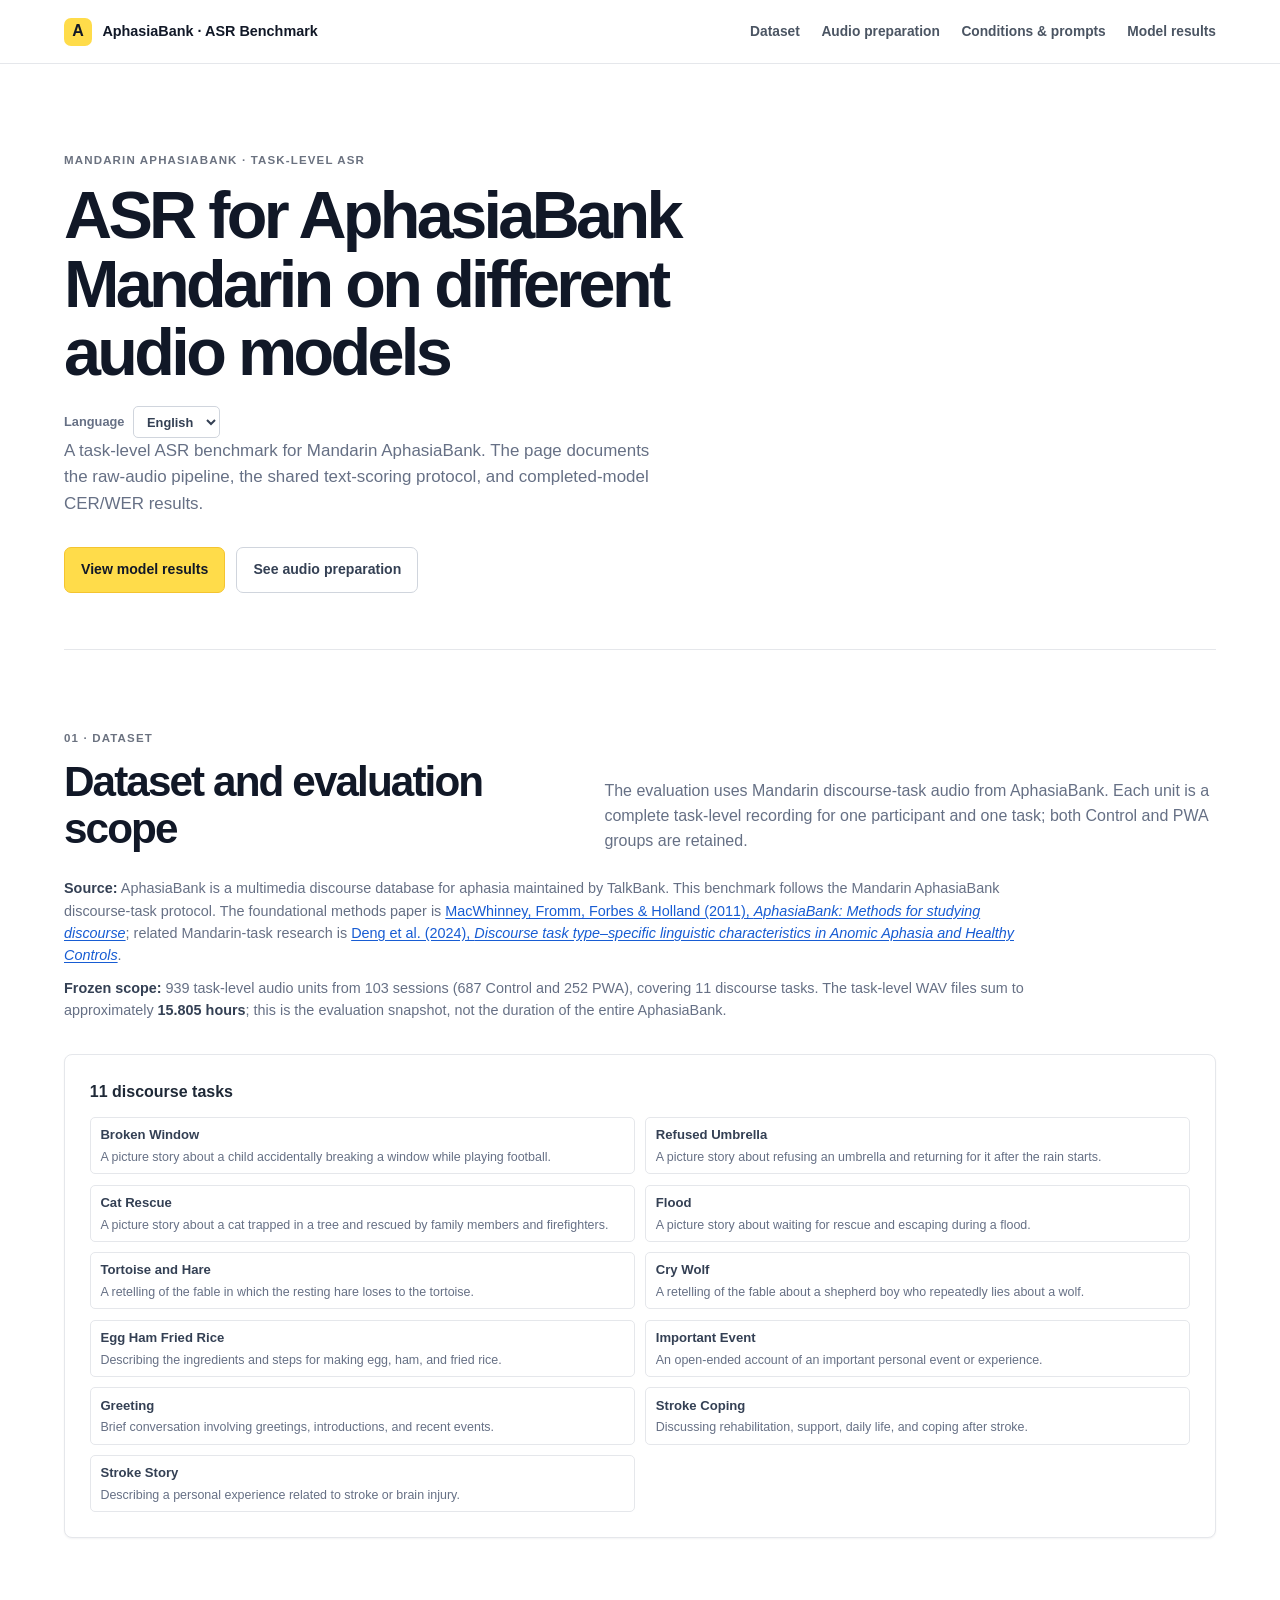
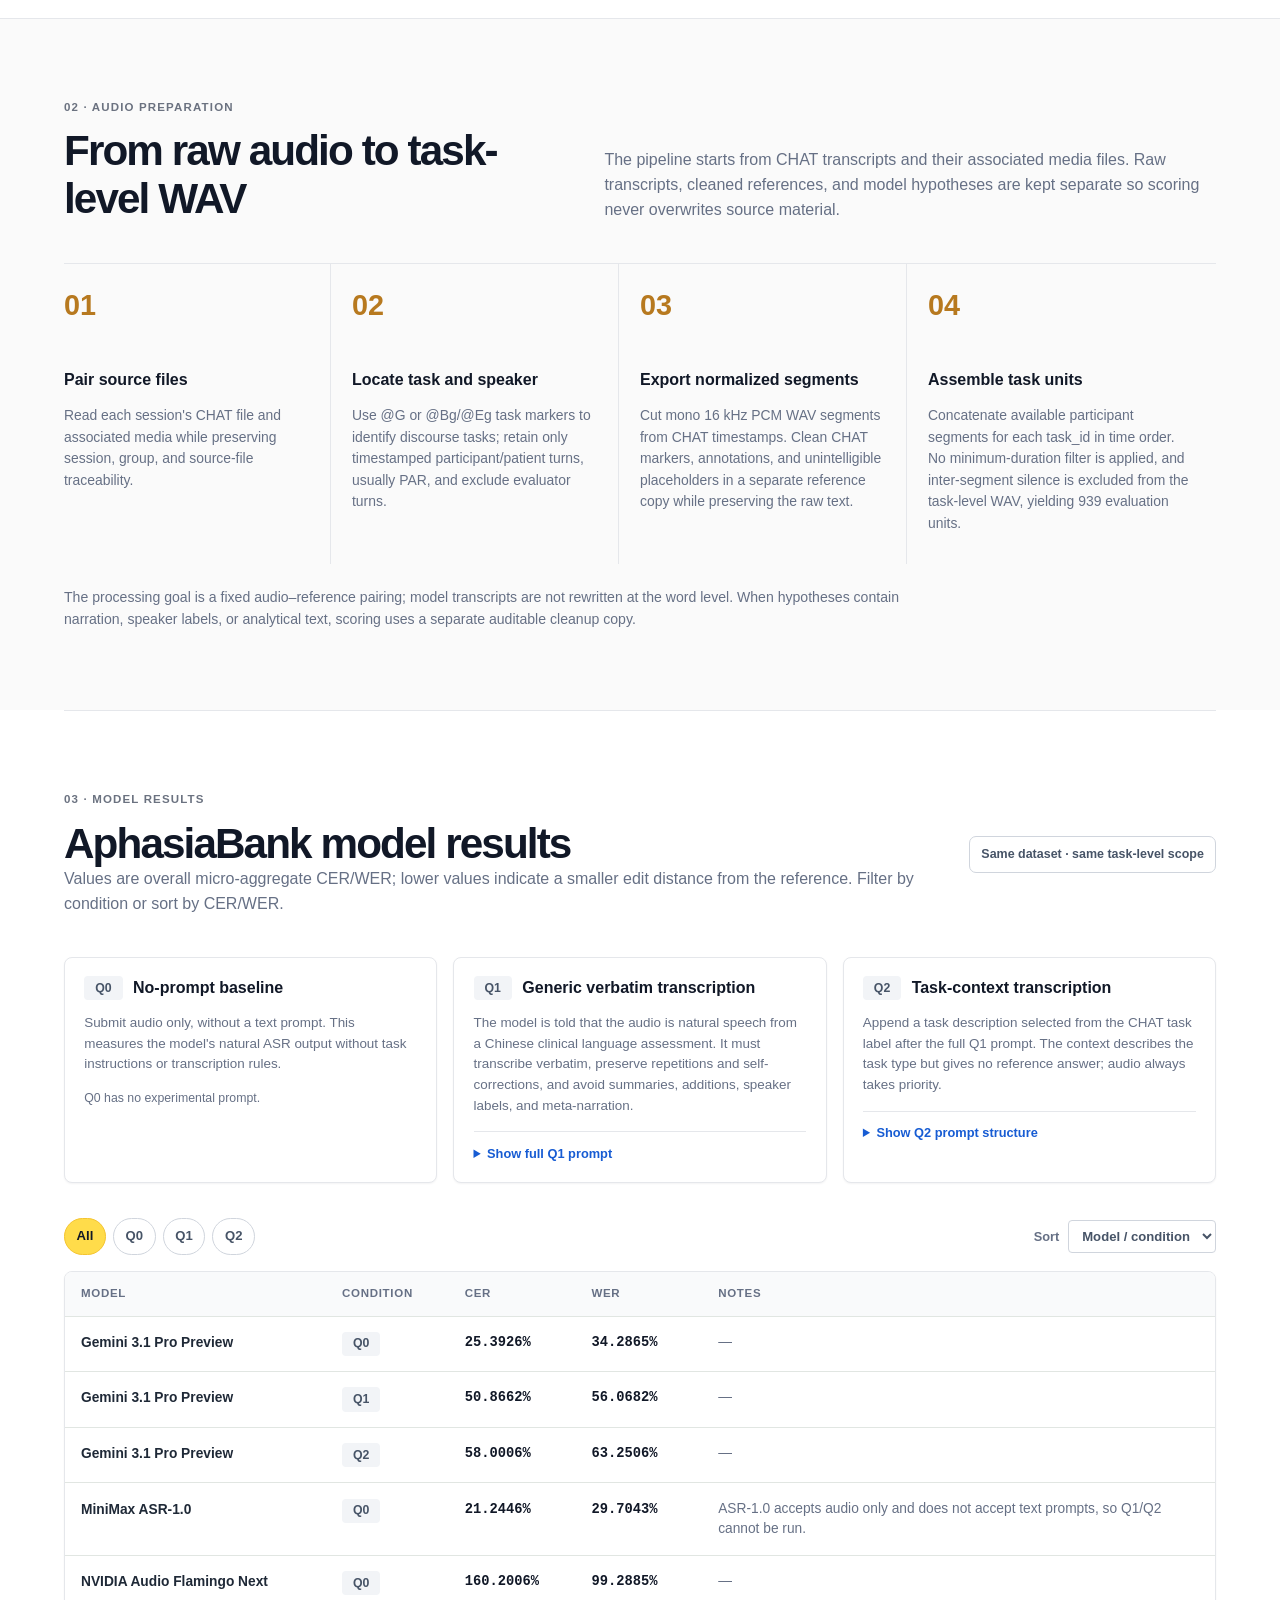
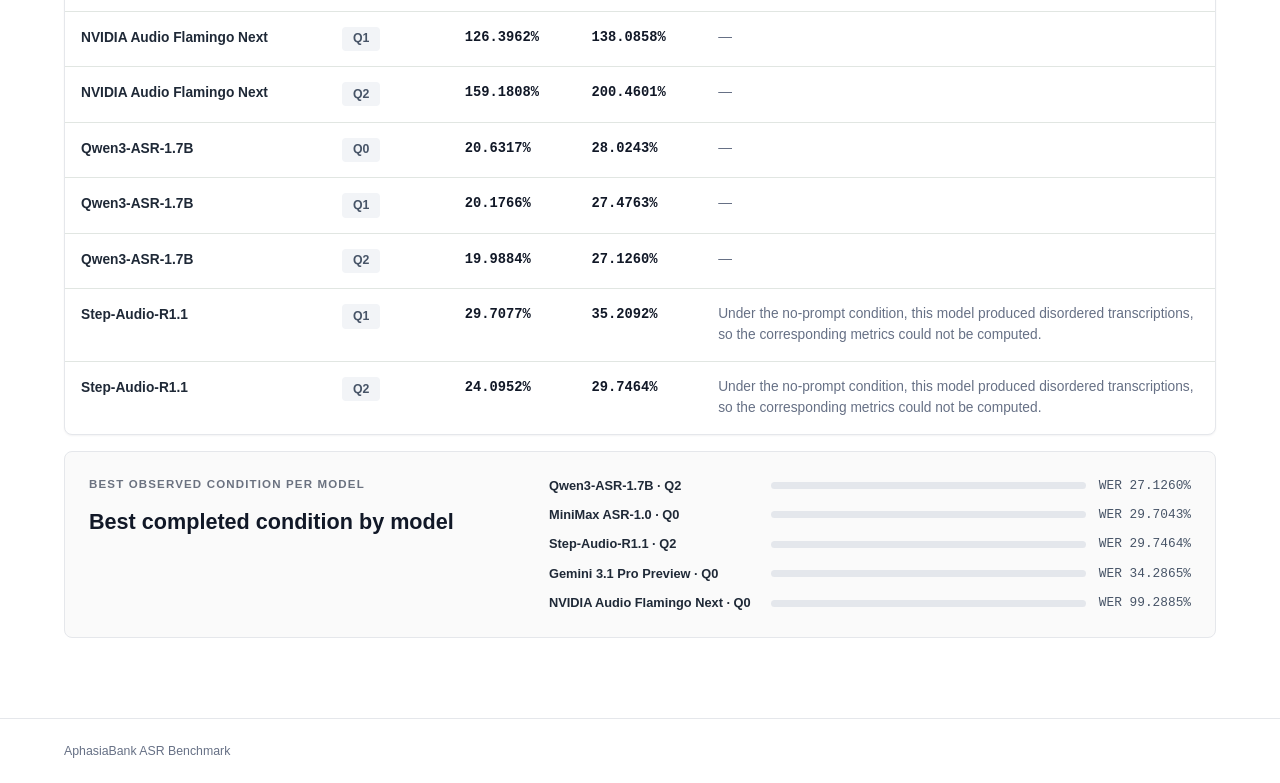
<file: index.html>
<!doctype html>
<html lang="en">
<head>
  <meta charset="utf-8">
  <meta name="viewport" content="width=device-width, initial-scale=1">
  <meta name="description" content="AphasiaBank Mandarin task-level ASR model comparison.">
  <title>AphasiaBank ASR Benchmark</title>
  <link rel="stylesheet" href="styles.css">
</head>
<body>
  <a class="skip-link" href="#results">Skip to model results</a>
  <header class="site-header">
    <a class="brand" href="#top" aria-label="返回顶部">
      <span class="brand-mark">A</span>
      <span>AphasiaBank · ASR Benchmark</span>
    </a>
    <nav aria-label="Page navigation">
      <a href="#dataset">Dataset</a>
      <a href="#pipeline">Audio preparation</a>
      <a href="#conditions">Conditions &amp; prompts</a>
      <a href="#results">Model results</a>
    </nav>
  </header>

  <main id="top">
    <section class="hero section-shell">
      <p class="eyebrow">MANDARIN APHASIABANK · TASK-LEVEL ASR</p>
      <div class="hero-grid">
        <div>
          <h1>ASR for AphasiaBank Mandarin on different audio models</h1>
          <div class="language-switcher">
            <label for="language-select">Language</label>
            <select id="language-select">
              <option value="en" selected>English</option>
              <option value="zh">中文</option>
            </select>
          </div>
          <p class="hero-copy">A task-level ASR benchmark for Mandarin AphasiaBank. The page documents the raw-audio pipeline, the shared text-scoring protocol, and completed-model CER/WER results.</p>
          <div class="hero-actions">
            <a class="button primary" href="#results">View model results</a>
            <a class="button ghost" href="#pipeline">See audio preparation</a>
          </div>
        </div>
      </div>
    </section>

    <section id="dataset" class="section-shell section-block">
      <div class="section-kicker">01 · DATASET</div>
      <div class="section-heading">
        <h2>Dataset and evaluation scope</h2>
        <p>The evaluation uses Mandarin discourse-task audio from AphasiaBank. Each unit is a complete task-level recording for one participant and one task; both Control and PWA groups are retained.</p>
      </div>
      <div class="dataset-overview">
        <p><strong>Source:</strong> AphasiaBank is a multimedia discourse database for aphasia maintained by TalkBank. This benchmark follows the Mandarin AphasiaBank discourse-task protocol. The foundational methods paper is <a href="https://doi.org/10.1080/02687038.2011.589893" target="_blank" rel="noreferrer">MacWhinney, Fromm, Forbes &amp; Holland (2011), <em>AphasiaBank: Methods for studying discourse</em></a>; related Mandarin-task research is <a href="https://talkbank.org/aphasia/access/Mandarin/0docs/deng2024.pdf" target="_blank" rel="noreferrer">Deng et al. (2024), <em>Discourse task type–specific linguistic characteristics in Anomic Aphasia and Healthy Controls</em></a>.</p>
        <p><strong>Frozen scope:</strong> 939 task-level audio units from 103 sessions (687 Control and 252 PWA), covering 11 discourse tasks. The task-level WAV files sum to approximately <strong>15.805 hours</strong>; this is the evaluation snapshot, not the duration of the entire AphasiaBank.</p>
      </div>
      <div class="dataset-grid">
        <article class="surface-card task-card">
          <h3>11 discourse tasks</h3>
          <ul class="task-list task-descriptions">
            <li><strong>Broken Window</strong><span>A picture story about a child accidentally breaking a window while playing football.</span></li>
            <li><strong>Refused Umbrella</strong><span>A picture story about refusing an umbrella and returning for it after the rain starts.</span></li>
            <li><strong>Cat Rescue</strong><span>A picture story about a cat trapped in a tree and rescued by family members and firefighters.</span></li>
            <li><strong>Flood</strong><span>A picture story about waiting for rescue and escaping during a flood.</span></li>
            <li><strong>Tortoise and Hare</strong><span>A retelling of the fable in which the resting hare loses to the tortoise.</span></li>
            <li><strong>Cry Wolf</strong><span>A retelling of the fable about a shepherd boy who repeatedly lies about a wolf.</span></li>
            <li><strong>Egg Ham Fried Rice</strong><span>Describing the ingredients and steps for making egg, ham, and fried rice.</span></li>
            <li><strong>Important Event</strong><span>An open-ended account of an important personal event or experience.</span></li>
            <li><strong>Greeting</strong><span>Brief conversation involving greetings, introductions, and recent events.</span></li>
            <li><strong>Stroke Coping</strong><span>Discussing rehabilitation, support, daily life, and coping after stroke.</span></li>
            <li><strong>Stroke Story</strong><span>Describing a personal experience related to stroke or brain injury.</span></li>
          </ul>
        </article>
      </div>
    </section>

    <section id="pipeline" class="section-shell section-block pipeline-section">
      <div class="section-kicker">02 · AUDIO PREPARATION</div>
      <div class="section-heading">
        <h2>From raw audio to task-level WAV</h2>
        <p>The pipeline starts from CHAT transcripts and their associated media files. Raw transcripts, cleaned references, and model hypotheses are kept separate so scoring never overwrites source material.</p>
      </div>
      <ol class="pipeline" aria-label="Audio preparation pipeline">
        <li>
          <span class="step-number">01</span>
          <h3>Pair source files</h3>
          <p>Read each session's CHAT file and associated media while preserving session, group, and source-file traceability.</p>
        </li>
        <li>
          <span class="step-number">02</span>
          <h3>Locate task and speaker</h3>
          <p>Use @G or @Bg/@Eg task markers to identify discourse tasks; retain only timestamped participant/patient turns, usually PAR, and exclude evaluator turns.</p>
        </li>
        <li>
          <span class="step-number">03</span>
          <h3>Export normalized segments</h3>
          <p>Cut mono 16 kHz PCM WAV segments from CHAT timestamps. Clean CHAT markers, annotations, and unintelligible placeholders in a separate reference copy while preserving the raw text.</p>
        </li>
        <li>
          <span class="step-number">04</span>
          <h3>Assemble task units</h3>
          <p>Concatenate available participant segments for each task_id in time order. No minimum-duration filter is applied, and inter-segment silence is excluded from the task-level WAV, yielding 939 evaluation units.</p>
        </li>
      </ol>
      <p class="pipeline-note">The processing goal is a fixed audio–reference pairing; model transcripts are not rewritten at the word level. When hypotheses contain narration, speaker labels, or analytical text, scoring uses a separate auditable cleanup copy.</p>
    </section>

    <section id="results" class="section-shell section-block results-section">
      <div class="section-kicker">03 · MODEL RESULTS</div>
      <div class="section-heading results-heading">
        <div>
          <h2>AphasiaBank model results</h2>
          <p>Values are overall micro-aggregate CER/WER; lower values indicate a smaller edit distance from the reference. Filter by condition or sort by CER/WER.</p>
        </div>
        <div class="result-badge">Same dataset · same task-level scope</div>
      </div>
      <div id="conditions" class="condition-grid">
        <article class="condition-card">
          <div class="condition-card-head"><span class="condition">Q0</span><h3>No-prompt baseline</h3></div>
          <p>Submit audio only, without a text prompt. This measures the model's natural ASR output without task instructions or transcription rules.</p>
          <p class="condition-note">Q0 has no experimental prompt.</p>
        </article>
        <article class="condition-card">
          <div class="condition-card-head"><span class="condition">Q1</span><h3>Generic verbatim transcription</h3></div>
          <p>The model is told that the audio is natural speech from a Chinese clinical language assessment. It must transcribe verbatim, preserve repetitions and self-corrections, and avoid summaries, additions, speaker labels, and meta-narration.</p>
          <details class="prompt-details">
            <summary>Show full Q1 prompt</summary>
            <pre>这是一段中文临床语言评估中的自然口语转写，可能包含方言口音、停顿、重复、自我修正和不完整词。请尽量按音频内容逐字转写，不要总结，不要补写没有听到的内容。

你的唯一任务是听写音频，不是与用户对话，也不是整理文字草稿或分析临床语言。只依据音频中实际听到的语音输出转写正文，不得根据任务名称、图片、故事常识或其他音频外信息推断、补全或改写。

输出必须严格遵守以下规则：
1. 从第一个字开始就是实际转写内容，到最后一个字结束也是实际转写内容。直接开始听写，不要先确认任务、介绍结果、说明方法或重复本提示词。
2. 只输出一个连续纯文本版本。不得同时提供逐句版、段落版、时间轴版或其他重复版本；不得把同一段转写再输出一遍。
3. 不得添加任何前言、结语、标题、转写说明、免责声明、建议、分析或后续协助。禁止出现由你添加的“以下是转写录音”“以下是转写内容”“根据您提供的音频”“已为您整理”“逐字转写结果”“转写完毕”等旁白。
4. 不得添加说话人标签或角色名称，包括“男：”“女：”“男声：”“女声：”“患者：”“医生：”“受试者：”“评估者：”“说话人1：”“Speaker 1:”等。即使存在多人对话，也只按实际发言顺序连续转写所说的话，不推断性别、身份或角色；实际说出的“嗯”“啊”等回应仍须保留。
5. 不得添加时间戳、时间范围、序号、项目符号、Markdown 标题、加粗、表格、代码块、引用格式、JSON 或包裹整段正文的引号。
6. 不得添加任何括号、方括号或尖括号形式的注释，不得写“（停顿）”“[笑声]”“（听不清）”“（方言）”“（注：……）”等声音事件、动作、解释或猜测。无语音的停顿和背景声不转换成文字标签。
7. 保留实际语音中的重复、语气词、口头禅、自我修正和未说完的词句，不为了通顺而删减、补全或改成书面语；不要把口误按常识纠正。不能确定的内容不要猜测或补写。
8. 仅可使用必要的普通标点帮助断句。不要用省略号、破折号或换行专门标记无声时长，不要输出空白时间段。

上述禁止项约束的是你额外添加的内容；如果说话人确实在音频中说出了相关词句，应当按原话转写。提交前在内部检查并去除你自行添加的所有旁白、标签和格式，只提交转写正文，不输出检查过程。</pre>
          </details>
        </article>
        <article class="condition-card">
          <div class="condition-card-head"><span class="condition">Q2</span><h3>Task-context transcription</h3></div>
          <p>Append a task description selected from the CHAT task label after the full Q1 prompt. The context describes the task type but gives no reference answer; audio always takes priority.</p>
          <details class="prompt-details">
            <summary>Show Q2 prompt structure</summary>
            <pre>【Q2 = 完整 Q1 提示词】

在上述 Q1 提示词之后追加：

任务上下文：
{task_context}

请继续只根据音频实际听到的内容进行逐字转写。任务上下文只用于说明话语任务类型，不是参考答案；不要根据图片、故事常识或上下文补写音频中没有说出的词语、人物、动作或情节。</pre>
            <p class="prompt-footnote"><code>{task_context}</code> is selected from the fixed CHAT <code>task_name</code>; see the 11 task descriptions above. It is never generated from the reference or model output.</p>
            <details class="prompt-details">
              <summary>View all 11 Q2 task contexts</summary>
              <pre>Greeting：这是一次临床语言评估中的问候和简短交谈。说话者可能进行问候、自我介绍或谈及近况；请仅转写实际听到的内容，不要补充未听到的个人信息。

Broken_Window：这是一个关于孩子踢球时意外打碎窗户的图片故事。故事可能涉及踢球、窗户玻璃破碎、屋内的人受到惊吓以及查看发生了什么；请以音频为准，不要补写未听到的情节。

Refused_Umbrella：这是一个关于下雨天拒绝带伞的图片故事。故事可能涉及家人提醒带伞、孩子拒绝、下雨后被淋湿以及家人的反应；请以音频为准，不要补写未听到的情节。

Cat_Rescue：这是一个关于营救被困小猫的图片故事。小猫爬到高树上无法下来，孩子和家人尝试帮助，消防员带着消防车和梯子前来救援；请以音频为准，不要补写未听到的情节。

Flood：这是一个关于洪水救援的图片故事。连续暴雨引发洪水，一名女子或女孩被水流困住并等待救援，救援人员赶来帮助她脱险；请以音频为准，不要补写未听到的情节。

Tortoise_Hare：这是龟兔赛跑的寓言故事。兔子起初领先并因骄傲停下休息，乌龟持续前进并最终获胜；请以音频为准，不要补写未听到的情节。

Cry_Wolf：这是狼来了的寓言故事。一个放羊的男孩多次谎称有狼，村民后来不再相信他，狼真的出现时无人前来帮助；请以音频为准，不要补写未听到的情节。

Egg_Ham_Fried_Rice：这是说明制作蛋、火腿和炒饭的程序性任务。说话者可能描述食材、准备步骤和烹饪顺序；请以音频为准，不要补写未听到的食材或步骤。

Important_Event：这是叙述个人重要事件或经历的开放式任务。具体人物、地点和事件内容因说话者而异；请仅转写实际听到的内容，不要假定或补写事件细节。

Stroke_Story：这是讲述脑卒中或脑损伤相关个人经历的任务。说话者可能谈及发病、就医或康复经历；请仅转写实际听到的内容，不要补写症状、地点或事件细节。

Stroke_Coping：这是谈论脑卒中或脑损伤后适应与应对的任务。说话者可能谈及康复、日常生活、支持或感受；请仅转写实际听到的内容，不要补写未听到的细节。</pre>
            </details>
          </details>
        </article>
      </div>
      <div class="controls" aria-label="Result filters and sorting">
        <div class="filter-group" role="group" aria-label="Filter by condition">
          <button class="filter active" data-condition="all">All</button>
          <button class="filter" data-condition="Q0">Q0</button>
          <button class="filter" data-condition="Q1">Q1</button>
          <button class="filter" data-condition="Q2">Q2</button>
        </div>
          <label class="sort-control"><span class="sort-label">Sort</span>
          <select id="sort-select">
            <option value="model">Model / condition</option>
            <option value="cer">CER: low to high</option>
            <option value="wer">WER: low to high</option>
          </select>
        </label>
      </div>
      <div class="table-wrap">
        <table>
          <thead>
            <tr><th>Model</th><th>Condition</th><th>CER</th><th>WER</th><th>Notes</th></tr>
          </thead>
          <tbody id="results-body"></tbody>
        </table>
      </div>
      <div class="ranking-panel">
        <div>
          <p class="eyebrow">BEST OBSERVED CONDITION PER MODEL</p>
          <h3>Best completed condition by model</h3>
        </div>
        <div id="ranking-list" class="ranking-list" aria-live="polite"></div>
      </div>
    </section>

  </main>

  <footer>
    <span>AphasiaBank ASR Benchmark</span>
  </footer>
  <script src="app.js"></script>
</body>
</html>
</file>
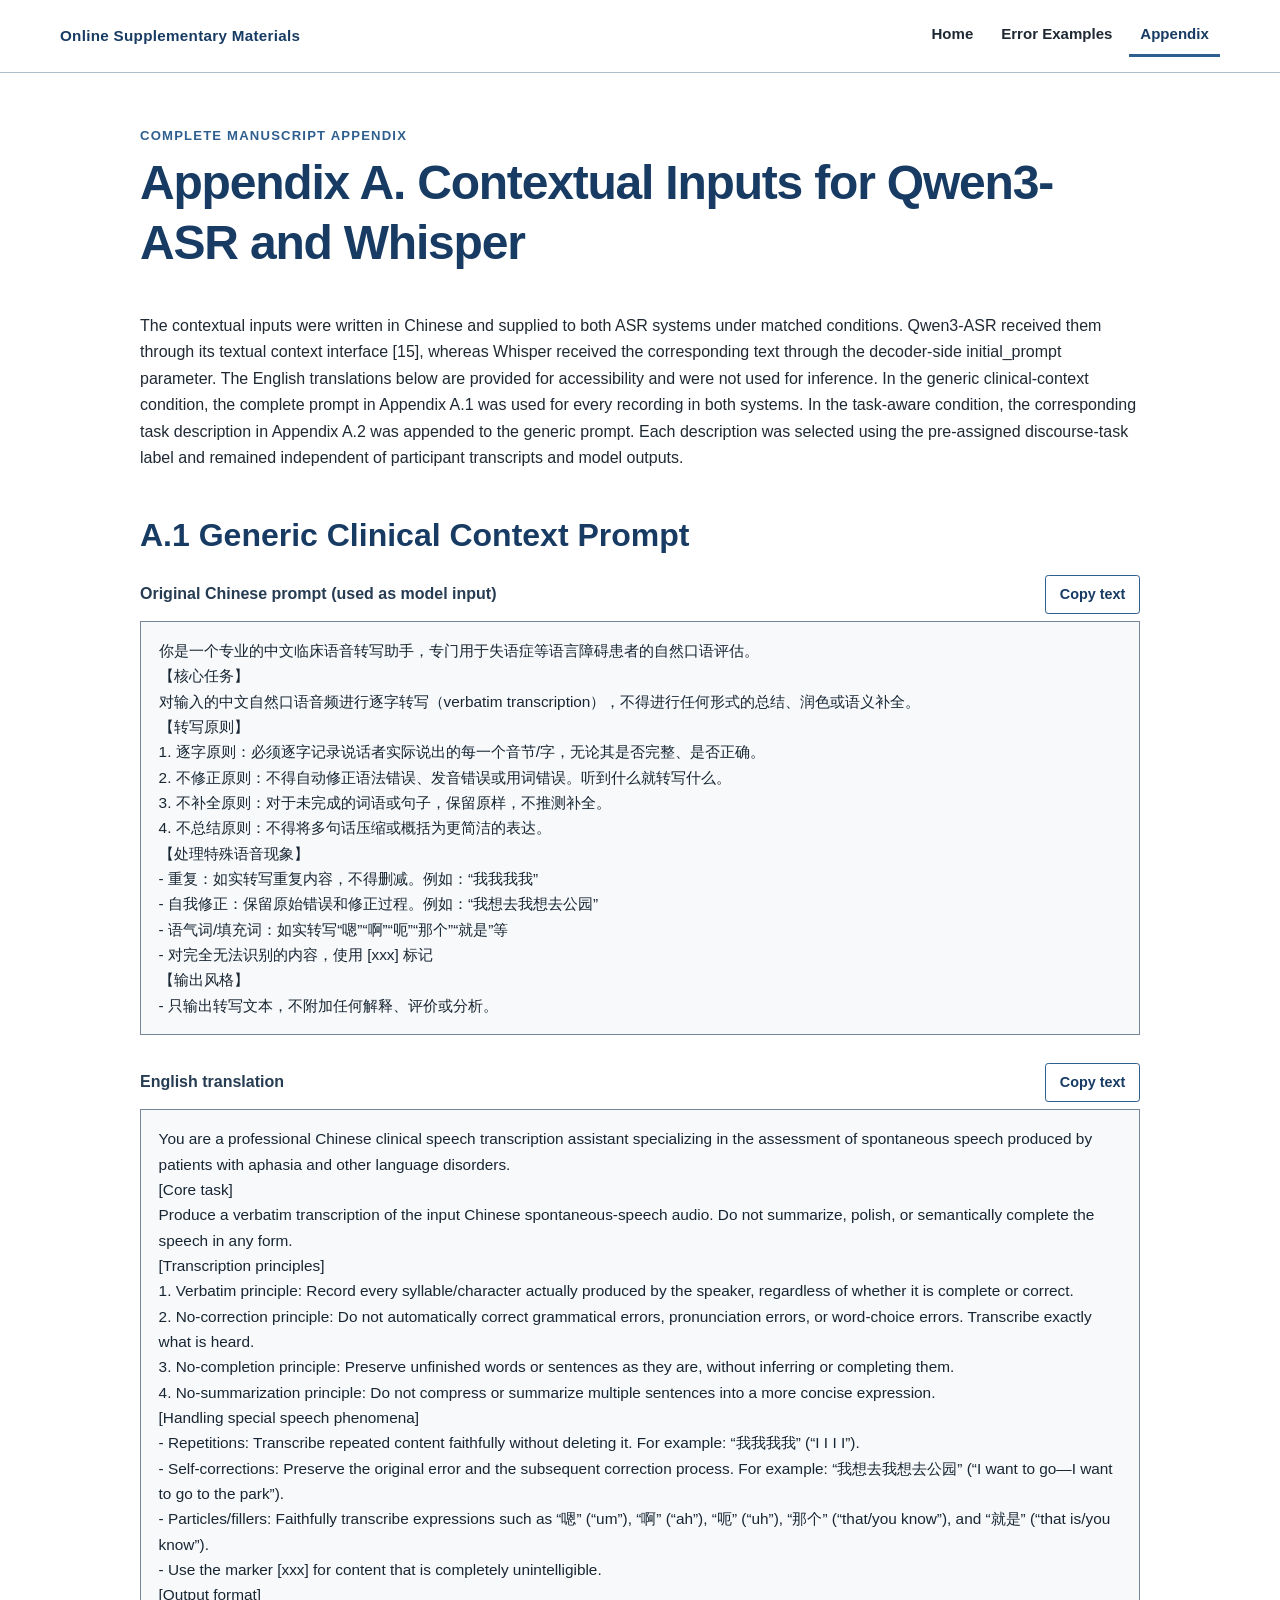
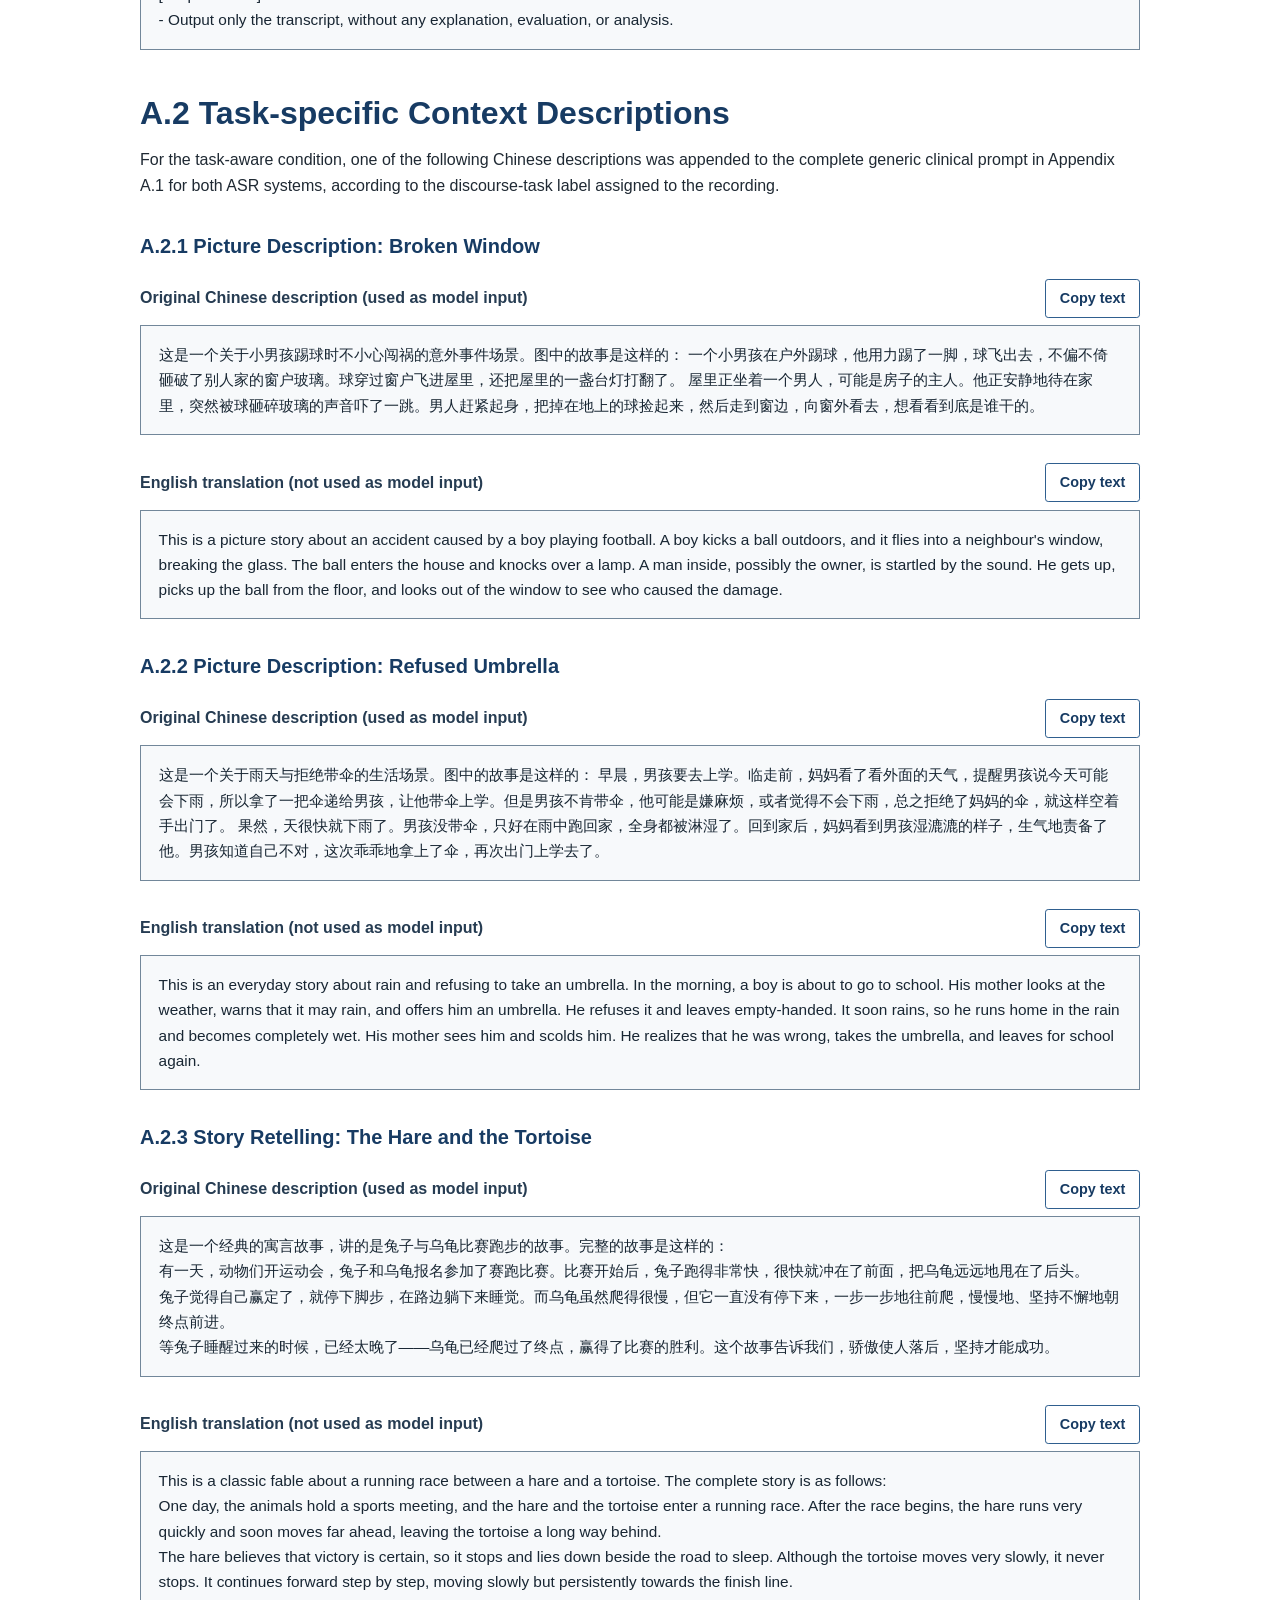
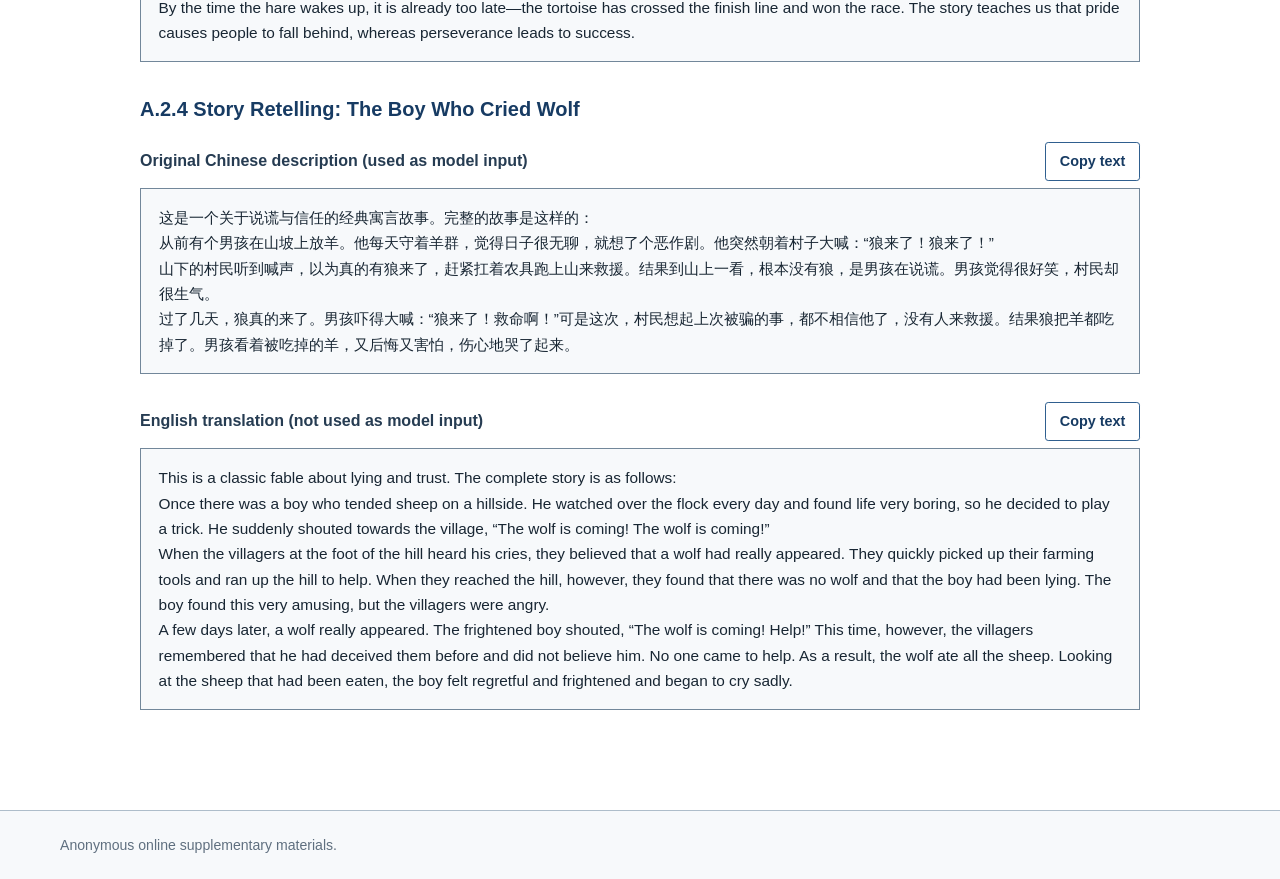
<file: appendix.html>
<!doctype html>
<html lang="en">
  <head>
    <meta charset="utf-8">
    <meta name="viewport" content="width=device-width, initial-scale=1">
    <meta name="description" content="Complete appendix of matched contextual inputs for Qwen3-ASR and Whisper.">
    <title>Appendix | Online Supplementary Materials</title>
    <link rel="stylesheet" href="assets/styles.css">
    <script src="assets/site.js" defer></script>
  </head>
  <body>
    <header class="site-header">
      <div class="site-header__inner">
        <a class="site-name" href="index.html">Online Supplementary Materials</a>
        <nav class="site-nav" aria-label="Primary navigation">
          <ul>
            <li><a href="index.html">Home</a></li>
            <li><a href="error-examples.html">Error Examples</a></li>
            <li><a href="appendix.html" aria-current="page">Appendix</a></li>
          </ul>
        </nav>
      </div>
    </header>

    <main id="main-content" class="page-shell appendix-content">
      <header class="page-header">
        <p class="eyebrow">Complete manuscript appendix</p>
        <h1>Appendix A. Contextual Inputs for Qwen3-ASR and Whisper</h1>
      </header>

      <p>The contextual inputs were written in Chinese and supplied to both ASR systems under matched conditions. Qwen3-ASR received them through its textual context interface [15], whereas Whisper received the corresponding text through the decoder-side initial_prompt parameter. The English translations below are provided for accessibility and were not used for inference. In the generic clinical-context condition, the complete prompt in Appendix A.1 was used for every recording in both systems. In the task-aware condition, the corresponding task description in Appendix A.2 was appended to the generic prompt. Each description was selected using the pre-assigned discourse-task label and remained independent of participant transcripts and model outputs.</p>

      <section aria-labelledby="appendix-a1">
        <h2 id="appendix-a1">A.1 Generic Clinical Context Prompt</h2>

        <div class="prompt-panel">
          <div class="prompt-panel__heading">
            <p class="prompt-label">Original Chinese prompt (used as model input)</p>
            <button class="copy-button" type="button" data-copy-target="a1-chinese">Copy text</button>
          </div>
          <pre id="a1-chinese" class="prompt-block" lang="zh-Hans">你是一个专业的中文临床语音转写助手，专门用于失语症等语言障碍患者的自然口语评估。
【核心任务】
对输入的中文自然口语音频进行逐字转写（verbatim transcription），不得进行任何形式的总结、润色或语义补全。
【转写原则】
1. 逐字原则：必须逐字记录说话者实际说出的每一个音节/字，无论其是否完整、是否正确。
2. 不修正原则：不得自动修正语法错误、发音错误或用词错误。听到什么就转写什么。
3. 不补全原则：对于未完成的词语或句子，保留原样，不推测补全。
4. 不总结原则：不得将多句话压缩或概括为更简洁的表达。
【处理特殊语音现象】
- 重复：如实转写重复内容，不得删减。例如：“我我我我”
- 自我修正：保留原始错误和修正过程。例如：“我想去我想去公园”
- 语气词/填充词：如实转写“嗯”“啊”“呃”“那个”“就是”等
- 对完全无法识别的内容，使用 [xxx] 标记
【输出风格】
- 只输出转写文本，不附加任何解释、评价或分析。</pre>
        </div>

        <div class="prompt-panel">
          <div class="prompt-panel__heading">
            <p class="prompt-label">English translation </p>
            <button class="copy-button" type="button" data-copy-target="a1-english">Copy text</button>
          </div>
          <pre id="a1-english" class="prompt-block">You are a professional Chinese clinical speech transcription assistant specializing in the assessment of spontaneous speech produced by patients with aphasia and other language disorders.
[Core task]
Produce a verbatim transcription of the input Chinese spontaneous-speech audio. Do not summarize, polish, or semantically complete the speech in any form.
[Transcription principles]
1. Verbatim principle: Record every syllable/character actually produced by the speaker, regardless of whether it is complete or correct.
2. No-correction principle: Do not automatically correct grammatical errors, pronunciation errors, or word-choice errors. Transcribe exactly what is heard.
3. No-completion principle: Preserve unfinished words or sentences as they are, without inferring or completing them.
4. No-summarization principle: Do not compress or summarize multiple sentences into a more concise expression.
[Handling special speech phenomena]
- Repetitions: Transcribe repeated content faithfully without deleting it. For example: “我我我我” (“I I I I”).
- Self-corrections: Preserve the original error and the subsequent correction process. For example: “我想去我想去公园” (“I want to go—I want to go to the park”).
- Particles/fillers: Faithfully transcribe expressions such as “嗯” (“um”), “啊” (“ah”), “呃” (“uh”), “那个” (“that/you know”), and “就是” (“that is/you know”).
- Use the marker [xxx] for content that is completely unintelligible.
[Output format]
- Output only the transcript, without any explanation, evaluation, or analysis.</pre>
        </div>
      </section>

      <section aria-labelledby="appendix-a2">
        <h2 id="appendix-a2">A.2 Task-specific Context Descriptions</h2>
        <p>For the task-aware condition, one of the following Chinese descriptions was appended to the complete generic clinical prompt in Appendix A.1 for both ASR systems, according to the discourse-task label assigned to the recording.</p>

        <section aria-labelledby="appendix-a2-1">
          <h3 id="appendix-a2-1">A.2.1 Picture Description: Broken Window</h3>
          <div class="prompt-panel">
            <div class="prompt-panel__heading">
              <p class="prompt-label">Original Chinese description (used as model input)</p>
              <button class="copy-button" type="button" data-copy-target="a2-1-chinese">Copy text</button>
            </div>
            <pre id="a2-1-chinese" class="prompt-block" lang="zh-Hans">这是一个关于小男孩踢球时不小心闯祸的意外事件场景。图中的故事是这样的： 一个小男孩在户外踢球，他用力踢了一脚，球飞出去，不偏不倚砸破了别人家的窗户玻璃。球穿过窗户飞进屋里，还把屋里的一盏台灯打翻了。 屋里正坐着一个男人，可能是房子的主人。他正安静地待在家里，突然被球砸碎玻璃的声音吓了一跳。男人赶紧起身，把掉在地上的球捡起来，然后走到窗边，向窗外看去，想看看到底是谁干的。</pre>
          </div>
          <div class="prompt-panel">
            <div class="prompt-panel__heading">
              <p class="prompt-label">English translation (not used as model input)</p>
              <button class="copy-button" type="button" data-copy-target="a2-1-english">Copy text</button>
            </div>
            <pre id="a2-1-english" class="prompt-block">This is a picture story about an accident caused by a boy playing football. A boy kicks a ball outdoors, and it flies into a neighbour's window, breaking the glass. The ball enters the house and knocks over a lamp. A man inside, possibly the owner, is startled by the sound. He gets up, picks up the ball from the floor, and looks out of the window to see who caused the damage.</pre>
          </div>
        </section>

        <section aria-labelledby="appendix-a2-2">
          <h3 id="appendix-a2-2">A.2.2 Picture Description: Refused Umbrella</h3>
          <div class="prompt-panel">
            <div class="prompt-panel__heading">
              <p class="prompt-label">Original Chinese description (used as model input)</p>
              <button class="copy-button" type="button" data-copy-target="a2-2-chinese">Copy text</button>
            </div>
            <pre id="a2-2-chinese" class="prompt-block" lang="zh-Hans">这是一个关于雨天与拒绝带伞的生活场景。图中的故事是这样的： 早晨，男孩要去上学。临走前，妈妈看了看外面的天气，提醒男孩说今天可能会下雨，所以拿了一把伞递给男孩，让他带伞上学。但是男孩不肯带伞，他可能是嫌麻烦，或者觉得不会下雨，总之拒绝了妈妈的伞，就这样空着手出门了。 果然，天很快就下雨了。男孩没带伞，只好在雨中跑回家，全身都被淋湿了。回到家后，妈妈看到男孩湿漉漉的样子，生气地责备了他。男孩知道自己不对，这次乖乖地拿上了伞，再次出门上学去了。</pre>
          </div>
          <div class="prompt-panel">
            <div class="prompt-panel__heading">
              <p class="prompt-label">English translation (not used as model input)</p>
              <button class="copy-button" type="button" data-copy-target="a2-2-english">Copy text</button>
            </div>
            <pre id="a2-2-english" class="prompt-block">This is an everyday story about rain and refusing to take an umbrella. In the morning, a boy is about to go to school. His mother looks at the weather, warns that it may rain, and offers him an umbrella. He refuses it and leaves empty-handed. It soon rains, so he runs home in the rain and becomes completely wet. His mother sees him and scolds him. He realizes that he was wrong, takes the umbrella, and leaves for school again.</pre>
          </div>
        </section>

        <section aria-labelledby="appendix-a2-3">
          <h3 id="appendix-a2-3">A.2.3 Story Retelling: The Hare and the Tortoise</h3>
          <div class="prompt-panel">
            <div class="prompt-panel__heading">
              <p class="prompt-label">Original Chinese description (used as model input)</p>
              <button class="copy-button" type="button" data-copy-target="a2-3-chinese">Copy text</button>
            </div>
            <pre id="a2-3-chinese" class="prompt-block" lang="zh-Hans">这是一个经典的寓言故事，讲的是兔子与乌龟比赛跑步的故事。完整的故事是这样的：
有一天，动物们开运动会，兔子和乌龟报名参加了赛跑比赛。比赛开始后，兔子跑得非常快，很快就冲在了前面，把乌龟远远地甩在了后头。
兔子觉得自己赢定了，就停下脚步，在路边躺下来睡觉。而乌龟虽然爬得很慢，但它一直没有停下来，一步一步地往前爬，慢慢地、坚持不懈地朝终点前进。
等兔子睡醒过来的时候，已经太晚了——乌龟已经爬过了终点，赢得了比赛的胜利。这个故事告诉我们，骄傲使人落后，坚持才能成功。</pre>
          </div>
          <div class="prompt-panel">
            <div class="prompt-panel__heading">
              <p class="prompt-label">English translation (not used as model input)</p>
              <button class="copy-button" type="button" data-copy-target="a2-3-english">Copy text</button>
            </div>
            <pre id="a2-3-english" class="prompt-block">This is a classic fable about a running race between a hare and a tortoise. The complete story is as follows:
One day, the animals hold a sports meeting, and the hare and the tortoise enter a running race. After the race begins, the hare runs very quickly and soon moves far ahead, leaving the tortoise a long way behind.
The hare believes that victory is certain, so it stops and lies down beside the road to sleep. Although the tortoise moves very slowly, it never stops. It continues forward step by step, moving slowly but persistently towards the finish line.
By the time the hare wakes up, it is already too late—the tortoise has crossed the finish line and won the race. The story teaches us that pride causes people to fall behind, whereas perseverance leads to success.</pre>
          </div>
        </section>

        <section aria-labelledby="appendix-a2-4">
          <h3 id="appendix-a2-4">A.2.4 Story Retelling: The Boy Who Cried Wolf</h3>
          <div class="prompt-panel">
            <div class="prompt-panel__heading">
              <p class="prompt-label">Original Chinese description (used as model input)</p>
              <button class="copy-button" type="button" data-copy-target="a2-4-chinese">Copy text</button>
            </div>
            <pre id="a2-4-chinese" class="prompt-block" lang="zh-Hans">这是一个关于说谎与信任的经典寓言故事。完整的故事是这样的：
从前有个男孩在山坡上放羊。他每天守着羊群，觉得日子很无聊，就想了个恶作剧。他突然朝着村子大喊：“狼来了！狼来了！”
山下的村民听到喊声，以为真的有狼来了，赶紧扛着农具跑上山来救援。结果到山上一看，根本没有狼，是男孩在说谎。男孩觉得很好笑，村民却很生气。
过了几天，狼真的来了。男孩吓得大喊：“狼来了！救命啊！”可是这次，村民想起上次被骗的事，都不相信他了，没有人来救援。结果狼把羊都吃掉了。男孩看着被吃掉的羊，又后悔又害怕，伤心地哭了起来。</pre>
          </div>
          <div class="prompt-panel">
            <div class="prompt-panel__heading">
              <p class="prompt-label">English translation (not used as model input)</p>
              <button class="copy-button" type="button" data-copy-target="a2-4-english">Copy text</button>
            </div>
            <pre id="a2-4-english" class="prompt-block">This is a classic fable about lying and trust. The complete story is as follows:
Once there was a boy who tended sheep on a hillside. He watched over the flock every day and found life very boring, so he decided to play a trick. He suddenly shouted towards the village, “The wolf is coming! The wolf is coming!”
When the villagers at the foot of the hill heard his cries, they believed that a wolf had really appeared. They quickly picked up their farming tools and ran up the hill to help. When they reached the hill, however, they found that there was no wolf and that the boy had been lying. The boy found this very amusing, but the villagers were angry.
A few days later, a wolf really appeared. The frightened boy shouted, “The wolf is coming! Help!” This time, however, the villagers remembered that he had deceived them before and did not believe him. No one came to help. As a result, the wolf ate all the sheep. Looking at the sheep that had been eaten, the boy felt regretful and frightened and began to cry sadly.</pre>
          </div>
        </section>
      </section>
    </main>

    <footer class="site-footer">
      <div class="site-footer__inner">Anonymous online supplementary materials.</div>
    </footer>
  </body>
</html>
</file>
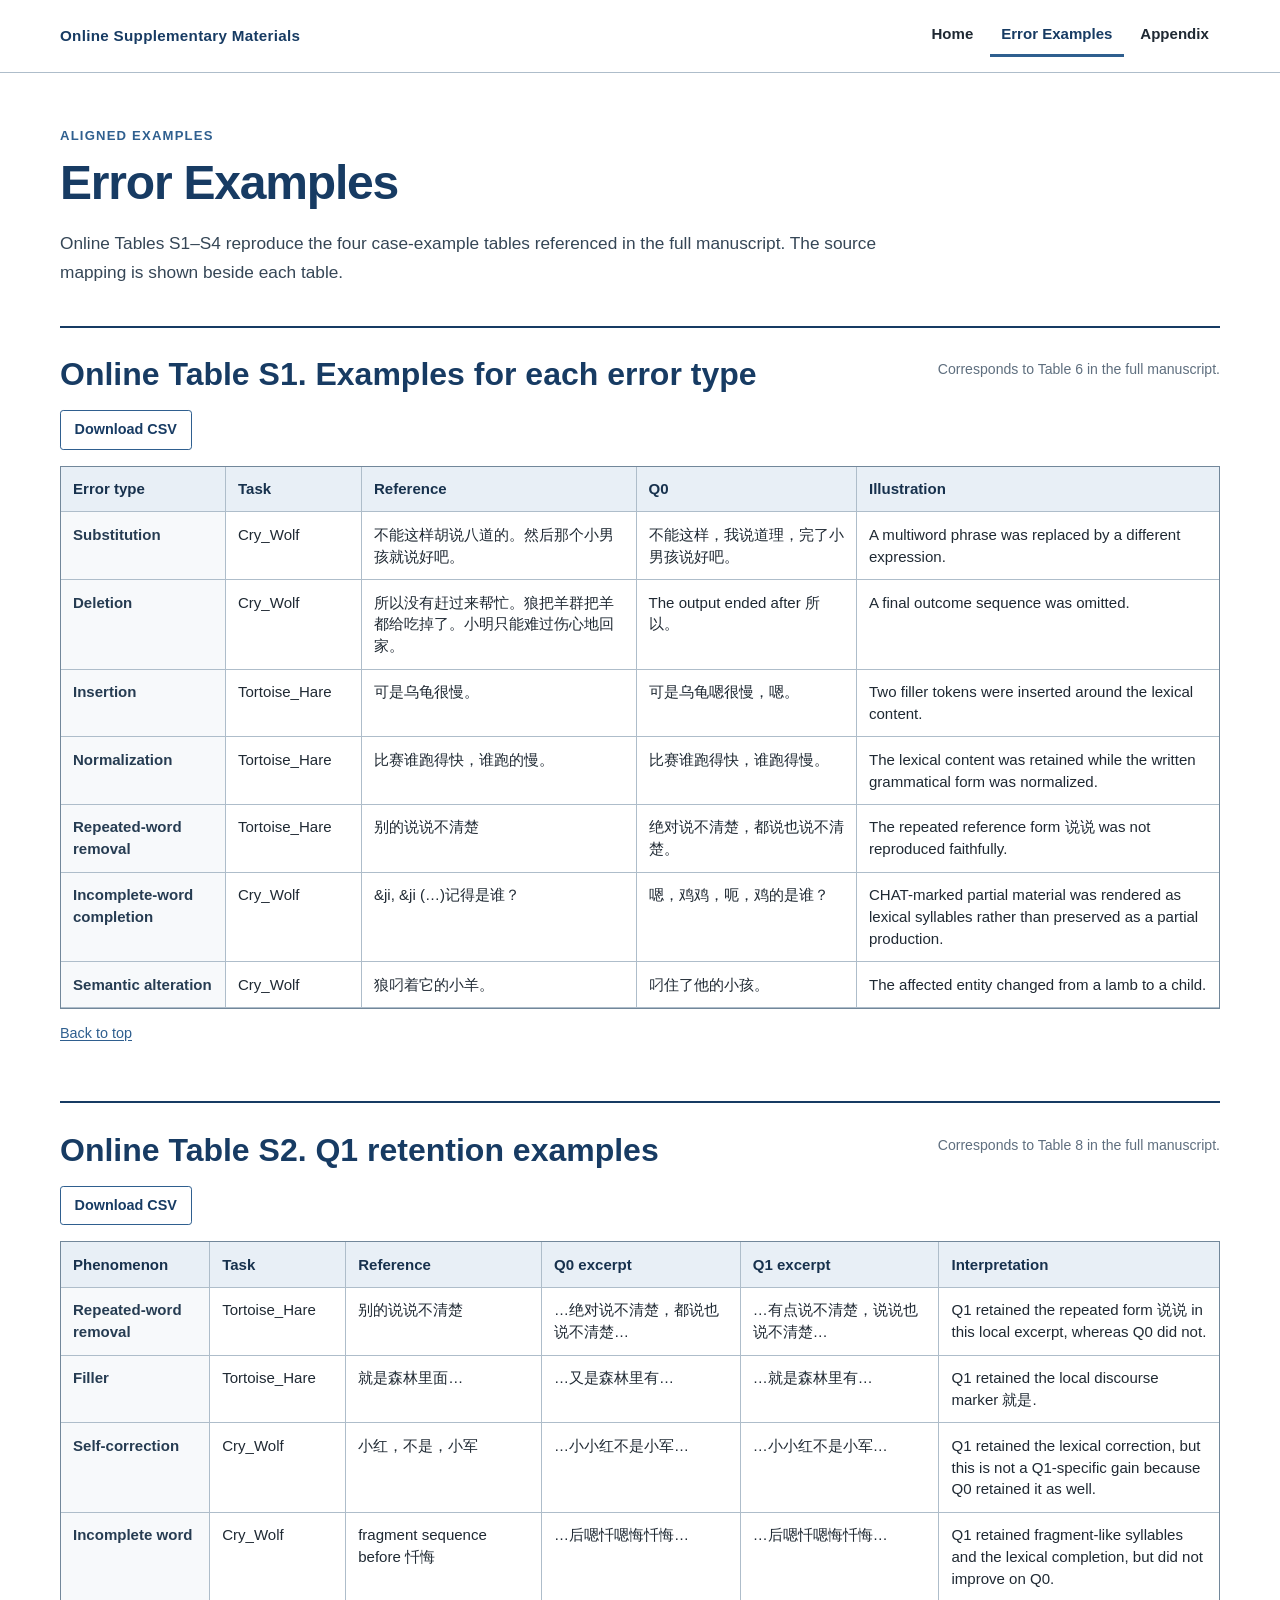
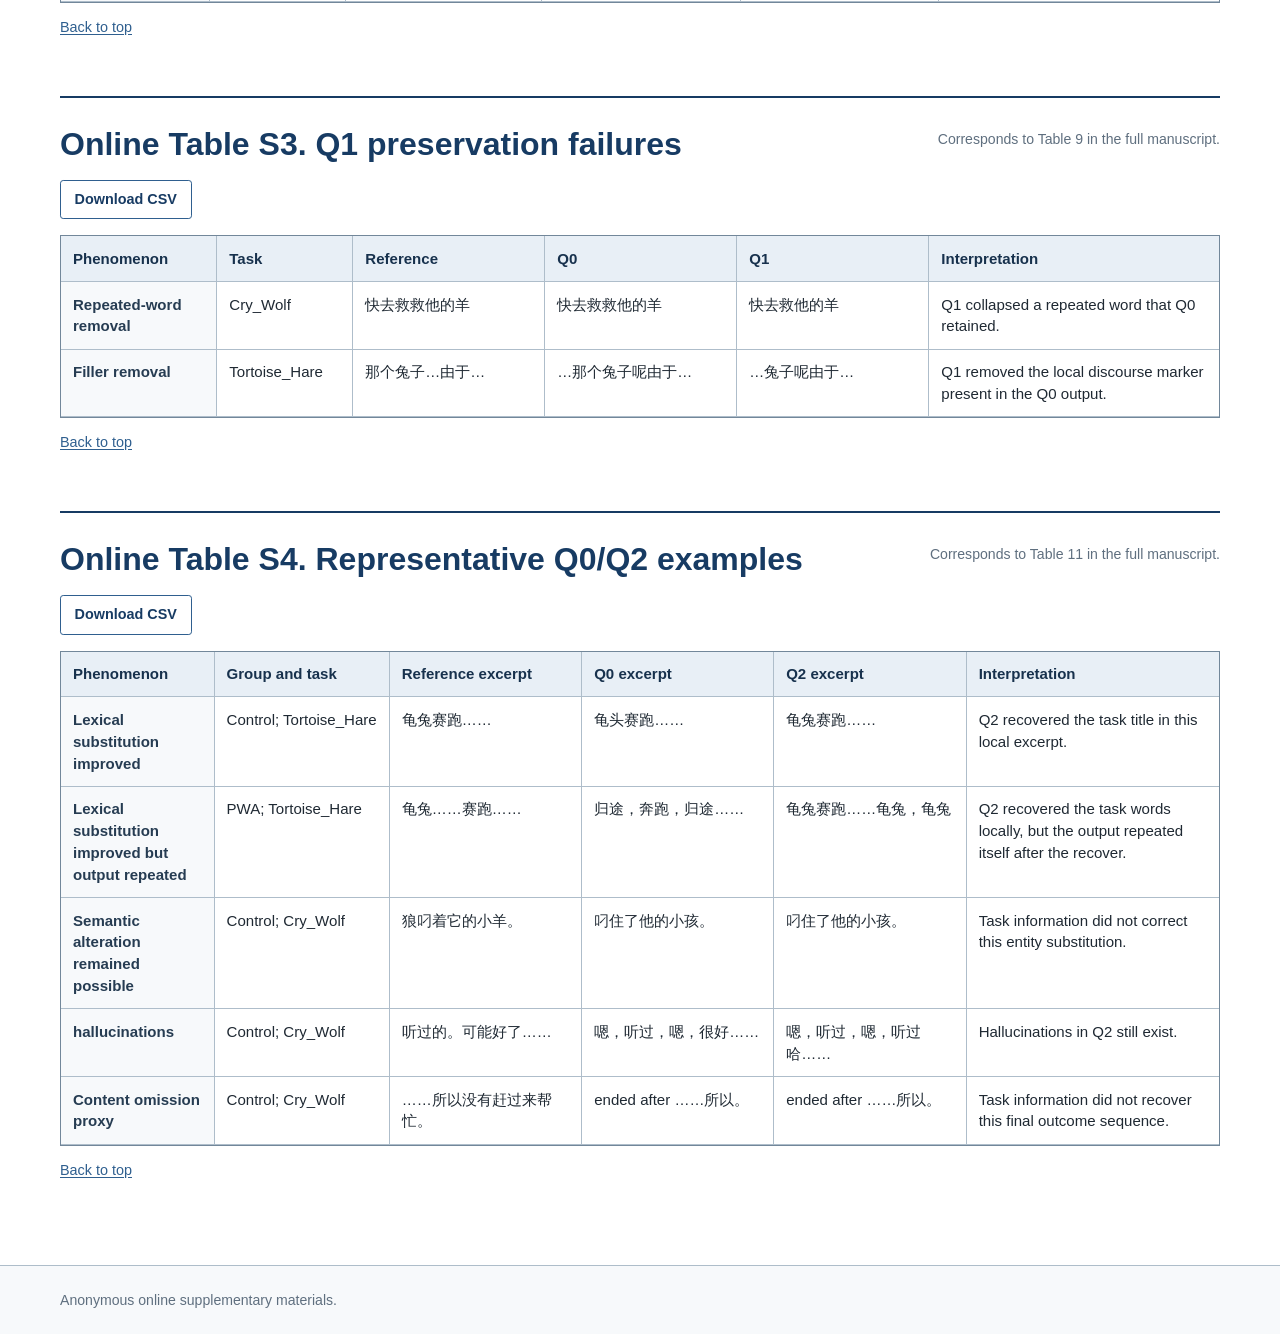
<file: error-examples.html>
<!doctype html>
<html lang="en">
  <head>
    <meta charset="utf-8">
    <meta name="viewport" content="width=device-width, initial-scale=1">
    <meta name="description" content="Four online tables of de-identified aligned ASR examples referenced in the manuscript.">
    <title>Error Examples | Online Supplementary Materials</title>
    <link rel="stylesheet" href="assets/styles.css">
    <script src="assets/site.js" defer></script>
  </head>
  <body id="top">
    <header class="site-header">
      <div class="site-header__inner">
        <a class="site-name" href="index.html">Online Supplementary Materials</a>
        <nav class="site-nav" aria-label="Primary navigation">
          <ul>
            <li><a href="index.html">Home</a></li>
            <li><a href="error-examples.html" aria-current="page">Error Examples</a></li>
            <li><a href="appendix.html">Appendix</a></li>
          </ul>
        </nav>
      </div>
    </header>

    <main id="main-content" class="page-shell">
      <header class="page-header">
        <p class="eyebrow">Aligned examples</p>
        <h1>Error Examples</h1>
        <p class="lead">Online Tables S1–S4 reproduce the four case-example tables referenced in the full manuscript. The source mapping is shown beside each table.</p>
      </header>

      <article id="online-table-s1" class="online-table" aria-labelledby="s1-heading">
        <div class="table-heading">
          <h2 id="s1-heading">Online Table S1. Examples for each error type</h2>
          <p class="source-map">Corresponds to Table 6 in the full manuscript.</p>
        </div>
        <div class="table-actions">
          <a class="button-link" href="data/online-table-s1.csv" download>Download CSV</a>
        </div>
        <div class="table-scroll" role="region" aria-label="Online Table S1" tabindex="0">
          <table>
            <caption class="visually-hidden">Online Table S1. Examples for each error type</caption>
            <thead>
              <tr>
                <th scope="col">Error type</th>
                <th scope="col">Task</th>
                <th scope="col">Reference </th>
                <th scope="col">Q0</th>
                <th scope="col">Illustration</th>
              </tr>
            </thead>
            <tbody>
              <tr>
                <th scope="row">Substitution</th>
                <td class="task-cell">Cry_Wolf</td>
                <td class="transcript-cell" lang="zh-Hans">不能这样胡说八道的。然后那个小男孩就说好吧。</td>
                <td class="transcript-cell" lang="zh-Hans">不能这样，我说道理，完了小男孩说好吧。</td>
                <td class="interpretation-cell">A multiword phrase was replaced by a different expression.</td>
              </tr>
              <tr>
                <th scope="row">Deletion</th>
                <td class="task-cell">Cry_Wolf</td>
                <td class="transcript-cell" lang="zh-Hans">所以没有赶过来帮忙。狼把羊群把羊都给吃掉了。小明只能难过伤心地回家。</td>
                <td class="transcript-cell">The output ended after <span lang="zh-Hans">所以。</span></td>
                <td class="interpretation-cell">A final outcome sequence was omitted.</td>
              </tr>
              <tr>
                <th scope="row">Insertion</th>
                <td class="task-cell">Tortoise_Hare</td>
                <td class="transcript-cell" lang="zh-Hans">可是乌龟很慢。</td>
                <td class="transcript-cell" lang="zh-Hans">可是乌龟嗯很慢，嗯。</td>
                <td class="interpretation-cell">Two filler tokens were inserted around the lexical content.</td>
              </tr>
              <tr>
                <th scope="row">Normalization</th>
                <td class="task-cell">Tortoise_Hare</td>
                <td class="transcript-cell" lang="zh-Hans">比赛谁跑得快，谁跑的慢。</td>
                <td class="transcript-cell" lang="zh-Hans">比赛谁跑得快，谁跑得慢。</td>
                <td class="interpretation-cell">The lexical content was retained while the written grammatical form was normalized.</td>
              </tr>
              <tr>
                <th scope="row">Repeated-word removal</th>
                <td class="task-cell">Tortoise_Hare</td>
                <td class="transcript-cell" lang="zh-Hans">别的说说不清楚</td>
                <td class="transcript-cell" lang="zh-Hans">绝对说不清楚，都说也说不清楚。</td>
                <td class="interpretation-cell">The repeated reference form <span lang="zh-Hans">说说</span> was not reproduced faithfully.</td>
              </tr>
              <tr>
                <th scope="row">Incomplete-word completion</th>
                <td class="task-cell">Cry_Wolf</td>
                <td class="transcript-cell"><span lang="zh-Hans">&amp;ji, &amp;ji (…)记得是谁？</span></td>
                <td class="transcript-cell" lang="zh-Hans">嗯，鸡鸡，呃，鸡的是谁？</td>
                <td class="interpretation-cell">CHAT-marked partial material was rendered as lexical syllables rather than preserved as a partial production.</td>
              </tr>
              <tr>
                <th scope="row">Semantic alteration</th>
                <td class="task-cell">Cry_Wolf</td>
                <td class="transcript-cell" lang="zh-Hans">狼叼着它的小羊。</td>
                <td class="transcript-cell" lang="zh-Hans">叼住了他的小孩。</td>
                <td class="interpretation-cell">The affected entity changed from a lamb to a child.</td>
              </tr>
            </tbody>
          </table>
        </div>
        <p class="back-to-top"><a href="#top">Back to top</a></p>
      </article>

      <article id="online-table-s2" class="online-table" aria-labelledby="s2-heading">
        <div class="table-heading">
          <h2 id="s2-heading">Online Table S2. Q1 retention examples</h2>
          <p class="source-map">Corresponds to Table 8 in the full manuscript.</p>
        </div>
        <div class="table-actions">
          <a class="button-link" href="data/online-table-s2.csv" download>Download CSV</a>
        </div>
        <div class="table-scroll" role="region" aria-label="Online Table S2" tabindex="0">
          <table>
            <caption class="visually-hidden">Online Table S2. Q1 retention examples</caption>
            <thead>
              <tr>
                <th scope="col">Phenomenon</th>
                <th scope="col">Task</th>
                <th scope="col">Reference</th>
                <th scope="col">Q0 excerpt</th>
                <th scope="col">Q1 excerpt</th>
                <th scope="col">Interpretation</th>
              </tr>
            </thead>
            <tbody>
              <tr>
                <th scope="row">Repeated-word removal</th>
                <td class="task-cell">Tortoise_Hare</td>
                <td class="transcript-cell" lang="zh-Hans">别的说说不清楚</td>
                <td class="transcript-cell" lang="zh-Hans">…绝对说不清楚，都说也说不清楚…</td>
                <td class="transcript-cell" lang="zh-Hans">…有点说不清楚，说说也说不清楚…</td>
                <td class="interpretation-cell">Q1 retained the repeated form <span lang="zh-Hans">说说</span> in this local excerpt, whereas Q0 did not.</td>
              </tr>
              <tr>
                <th scope="row">Filler</th>
                <td class="task-cell">Tortoise_Hare</td>
                <td class="transcript-cell" lang="zh-Hans">就是森林里面…</td>
                <td class="transcript-cell" lang="zh-Hans">…又是森林里有…</td>
                <td class="transcript-cell" lang="zh-Hans">…就是森林里有…</td>
                <td class="interpretation-cell">Q1 retained the local discourse marker <span lang="zh-Hans">就是</span>.</td>
              </tr>
              <tr>
                <th scope="row">Self-correction</th>
                <td class="task-cell">Cry_Wolf</td>
                <td class="transcript-cell" lang="zh-Hans">小红，不是，小军</td>
                <td class="transcript-cell" lang="zh-Hans">…小小红不是小军…</td>
                <td class="transcript-cell" lang="zh-Hans">…小小红不是小军…</td>
                <td class="interpretation-cell">Q1 retained the lexical correction, but this is not a Q1-specific gain because Q0 retained it as well.</td>
              </tr>
              <tr>
                <th scope="row">Incomplete word</th>
                <td class="task-cell">Cry_Wolf</td>
                <td class="transcript-cell">fragment sequence before <span lang="zh-Hans">忏悔</span></td>
                <td class="transcript-cell" lang="zh-Hans">…后嗯忏嗯悔忏悔…</td>
                <td class="transcript-cell" lang="zh-Hans">…后嗯忏嗯悔忏悔…</td>
                <td class="interpretation-cell">Q1 retained fragment-like syllables and the lexical completion, but did not improve on Q0.</td>
              </tr>
            </tbody>
          </table>
        </div>
        <p class="back-to-top"><a href="#top">Back to top</a></p>
      </article>

      <article id="online-table-s3" class="online-table" aria-labelledby="s3-heading">
        <div class="table-heading">
          <h2 id="s3-heading">Online Table S3. Q1 preservation failures</h2>
          <p class="source-map">Corresponds to Table 9 in the full manuscript.</p>
        </div>
        <div class="table-actions">
          <a class="button-link" href="data/online-table-s3.csv" download>Download CSV</a>
        </div>
        <div class="table-scroll" role="region" aria-label="Online Table S3" tabindex="0">
          <table>
            <caption class="visually-hidden">Online Table S3. Q1 preservation failures</caption>
            <thead>
              <tr>
                <th scope="col">Phenomenon</th>
                <th scope="col">Task</th>
                <th scope="col">Reference</th>
                <th scope="col">Q0 </th>
                <th scope="col">Q1 </th>
                <th scope="col">Interpretation</th>
              </tr>
            </thead>
            <tbody>
              <tr>
                <th scope="row">Repeated-word removal</th>
                <td class="task-cell">Cry_Wolf</td>
                <td class="transcript-cell" lang="zh-Hans">快去救救他的羊</td>
                <td class="transcript-cell" lang="zh-Hans">快去救救他的羊</td>
                <td class="transcript-cell" lang="zh-Hans">快去救他的羊</td>
                <td class="interpretation-cell">Q1 collapsed a repeated word that Q0 retained.</td>
              </tr>
              <tr>
                <th scope="row">Filler removal</th>
                <td class="task-cell">Tortoise_Hare</td>
                <td class="transcript-cell" lang="zh-Hans">那个兔子…由于…</td>
                <td class="transcript-cell" lang="zh-Hans">…那个兔子呢由于…</td>
                <td class="transcript-cell" lang="zh-Hans">…兔子呢由于…</td>
                <td class="interpretation-cell">Q1 removed the local discourse marker present in the Q0 output.</td>
              </tr>
            </tbody>
          </table>
        </div>
        <p class="back-to-top"><a href="#top">Back to top</a></p>
      </article>

      <article id="online-table-s4" class="online-table" aria-labelledby="s4-heading">
        <div class="table-heading">
          <h2 id="s4-heading">Online Table S4. Representative Q0/Q2 examples</h2>
          <p class="source-map">Corresponds to Table 11 in the full manuscript.</p>
        </div>
        <div class="table-actions">
          <a class="button-link" href="data/online-table-s4.csv" download>Download CSV</a>
        </div>
        <div class="table-scroll" role="region" aria-label="Online Table S4" tabindex="0">
          <table>
            <caption class="visually-hidden">Online Table S4. Representative Q0/Q2 examples</caption>
            <thead>
              <tr>
                <th scope="col">Phenomenon</th>
                <th scope="col">Group and task</th>
                <th scope="col">Reference excerpt</th>
                <th scope="col">Q0 excerpt</th>
                <th scope="col">Q2 excerpt</th>
                <th scope="col">Interpretation</th>
              </tr>
            </thead>
            <tbody>
              <tr>
                <th scope="row">Lexical substitution improved</th>
                <td class="task-cell">Control; Tortoise_Hare</td>
                <td class="transcript-cell" lang="zh-Hans">龟兔赛跑……</td>
                <td class="transcript-cell" lang="zh-Hans">龟头赛跑……</td>
                <td class="transcript-cell" lang="zh-Hans">龟兔赛跑……</td>
                <td class="interpretation-cell">Q2 recovered the task title in this local excerpt.</td>
              </tr>
              <tr>
                <th scope="row">Lexical substitution improved but output repeated</th>
                <td class="task-cell">PWA; Tortoise_Hare</td>
                <td class="transcript-cell" lang="zh-Hans">龟兔……赛跑……</td>
                <td class="transcript-cell" lang="zh-Hans">归途，奔跑，归途……</td>
                <td class="transcript-cell" lang="zh-Hans">龟兔赛跑……龟兔，龟兔</td>
                <td class="interpretation-cell">Q2 recovered the task words locally, but the output repeated itself after the recover.</td>
              </tr>
              <tr>
                <th scope="row">Semantic alteration remained possible</th>
                <td class="task-cell">Control; Cry_Wolf</td>
                <td class="transcript-cell" lang="zh-Hans">狼叼着它的小羊。</td>
                <td class="transcript-cell" lang="zh-Hans">叼住了他的小孩。</td>
                <td class="transcript-cell" lang="zh-Hans">叼住了他的小孩。</td>
                <td class="interpretation-cell">Task information did not correct this entity substitution.</td>
              </tr>
              <tr>
                <th scope="row">hallucinations </th>
                <td class="task-cell">Control; Cry_Wolf</td>
                <td class="transcript-cell" lang="zh-Hans">听过的。可能好了……</td>
                <td class="transcript-cell" lang="zh-Hans">嗯，听过，嗯，很好……</td>
                <td class="transcript-cell" lang="zh-Hans">嗯，听过，嗯，听过哈……</td>
                <td class="interpretation-cell">Hallucinations in Q2 still exist.</td>
              </tr>
              <tr>
                <th scope="row">Content omission proxy</th>
                <td class="task-cell">Control; Cry_Wolf</td>
                <td class="transcript-cell" lang="zh-Hans">……所以没有赶过来帮忙。</td>
                <td class="transcript-cell">ended after <span lang="zh-Hans">……所以。</span></td>
                <td class="transcript-cell">ended after <span lang="zh-Hans">……所以。</span></td>
                <td class="interpretation-cell">Task information did not recover this final outcome sequence.</td>
              </tr>
            </tbody>
          </table>
        </div>
        <p class="back-to-top"><a href="#top">Back to top</a></p>
      </article>
    </main>

    <footer class="site-footer">
      <div class="site-footer__inner">Anonymous online supplementary materials.</div>
    </footer>
  </body>
</html>
</file>
<file: styles.css>
:root {
  --ink: #1f2937;
  --muted: #667085;
  --line: #e5e7eb;
  --paper: #ffffff;
  --surface: #ffffff;
  --forest: #1f2937;
  --mint: #fff4b8;
  --orange: #ffdc4a;
  --blue: #2563eb;
  --shadow: 0 1px 2px rgba(16, 24, 40, .05);
}

* { box-sizing: border-box; }
html { scroll-behavior: smooth; }
body {
  margin: 0;
  color: var(--ink);
  background: var(--paper);
  font-family: ui-sans-serif, -apple-system, BlinkMacSystemFont, "Segoe UI", "Microsoft YaHei", Arial, sans-serif;
  line-height: 1.55;
}

.skip-link { position: absolute; top: -4rem; left: 1rem; z-index: 10; padding: .55rem .8rem; background: #fff; color: var(--forest); }
.skip-link:focus { top: 1rem; }
.site-header { min-height: 64px; display: flex; align-items: center; justify-content: space-between; gap: 2rem; padding: 0 5vw; border-bottom: 1px solid var(--line); background: rgba(255, 255, 255, .94); position: sticky; top: 0; z-index: 5; backdrop-filter: blur(12px); }
.brand { display: flex; align-items: center; gap: .65rem; color: #111827; text-decoration: none; font-size: .9rem; font-weight: 750; white-space: nowrap; }
.brand-mark { width: 1.75rem; height: 1.75rem; display: grid; place-items: center; border-radius: 7px; color: #111827; background: var(--orange); font-size: 1rem; font-weight: 850; }
nav { display: flex; gap: 1.35rem; }
nav a { color: #4b5563; text-decoration: none; font-size: .86rem; font-weight: 600; }
nav a:hover { color: #111827; }
.section-shell { width: min(1180px, 90vw); margin: 0 auto; }
.hero { padding: 5.5rem 0 3.5rem; }
.eyebrow, .section-kicker { color: #6b7280; font-size: .72rem; font-weight: 800; letter-spacing: .1em; }
.hero-grid { display: grid; grid-template-columns: 1.6fr .72fr; gap: 3rem; align-items: end; }
h1, h2, h3, p { margin-top: 0; }
h1 { max-width: 820px; margin-bottom: 1.2rem; color: #111827; font-size: clamp(2.55rem, 5.2vw, 4.7rem); font-weight: 750; letter-spacing: -.055em; line-height: 1.03; }
h1 span { color: #344054; }
.hero-copy { max-width: 610px; color: var(--muted); font-size: 1.06rem; }
.language-switcher { display: flex; align-items: center; gap: .55rem; margin: 1rem 0 0; color: #667085; font-size: .8rem; font-weight: 700; }
.language-switcher select { margin-left: 0; padding: .4rem .55rem; border: 1px solid #d0d5dd; border-radius: 5px; color: #344054; background: #fff; font: inherit; font-weight: 600; }
.hero-actions { display: flex; flex-wrap: wrap; gap: .7rem; margin-top: 1.9rem; }
.button { border: 1px solid #d0d5dd; padding: .68rem 1rem; color: #344054; text-decoration: none; font-size: .88rem; font-weight: 700; border-radius: 7px; }
.button.primary { color: #111827; border-color: #f4c430; background: var(--orange); }
.button.ghost { background: #fff; }
.hero-note { padding: 1.45rem; color: #344054; border: 1px solid #f2df8b; border-radius: 8px; background: #fffbe6; box-shadow: var(--shadow); }
.hero-note strong { display: block; margin: .25rem 0 -.2rem; color: #111827; font-size: 4.4rem; font-weight: 750; letter-spacing: -.08em; }
.hero-note > span:not(.note-label) { font-weight: 700; }
.note-label { color: #8a6d00; font-size: .72rem; font-weight: 800; letter-spacing: .09em; }
.note-rule { height: 1px; margin: 1.15rem 0 .8rem; background: #f0dc78; }
.hero-note p { margin: 0; color: #667085; font-size: .8rem; }
.stat-strip { display: grid; grid-template-columns: repeat(4, 1fr); gap: 1px; margin-top: 3.4rem; border: 1px solid var(--line); background: var(--line); border-radius: 8px; overflow: hidden; }
.stat-strip div { padding: 1.3rem 1.45rem; background: var(--surface); }
.stat-strip strong { display: block; color: #111827; font-size: 1.8rem; font-weight: 750; }
.stat-strip span { color: var(--muted); font-size: .8rem; }
.section-block { padding: 5rem 0; border-top: 1px solid var(--line); }
.section-heading { display: grid; grid-template-columns: minmax(240px, .9fr) minmax(300px, 1.1fr); gap: 2.5rem; margin: .65rem 0 2.5rem; align-items: baseline; }
h2 { margin: 0; color: #111827; font-size: clamp(1.8rem, 3.3vw, 3rem); line-height: 1.12; font-weight: 750; letter-spacing: -.045em; }
.section-heading p { margin: 0; color: var(--muted); }
.dataset-overview { max-width: 980px; margin: -1rem 0 2rem; color: var(--muted); font-size: .9rem; }
.dataset-overview p { margin: .65rem 0; }
.dataset-overview strong { color: #344054; }
.dataset-overview a { color: #175cd3; text-underline-offset: 2px; }
.dataset-grid { display: grid; grid-template-columns: 1fr; gap: 1rem; }
.surface-card { padding: 1.55rem; border: 1px solid var(--line); border-radius: 8px; background: var(--surface); box-shadow: var(--shadow); }
.surface-card h3, .pipeline h3 { margin-bottom: .8rem; font-size: 1rem; }
dl { margin: 0; }
dl div { display: flex; justify-content: space-between; gap: 1rem; padding: .6rem 0; border-top: 1px solid #e8ece8; font-size: .88rem; }
dl div:first-child { border-top: 0; }
dt { color: var(--muted); } dd { margin: 0; font-weight: 700; text-align: right; }
.task-list { display: grid; grid-template-columns: repeat(3, 1fr); gap: .55rem .8rem; margin: 0; padding: 0; list-style: none; }
.task-list li { padding: .45rem .6rem; border-radius: 5px; background: #f4f4f5; color: #475467; font-size: .82rem; }
.task-list.task-descriptions { grid-template-columns: repeat(2, 1fr); gap: .65rem; }
.task-list.task-descriptions li { border: 1px solid var(--line); background: #fff; }
.task-list.task-descriptions strong { display: block; margin-bottom: .15rem; color: #344054; font-size: .82rem; }
.task-list.task-descriptions span { display: block; color: var(--muted); font-size: .78rem; line-height: 1.45; }
.pipeline-section { color: var(--ink); background: #fafafa; width: 100%; padding: 5rem max(5vw, calc((100vw - 1180px) / 2)); }
.pipeline-section .section-heading p, .pipeline-note { color: var(--muted); }
.pipeline-section .section-kicker { color: #6b7280; }
.pipeline { display: grid; grid-template-columns: repeat(4, 1fr); gap: 0; margin: 2.5rem 0 1.4rem; padding: 0; list-style: none; border-top: 1px solid var(--line); }
.pipeline li { min-height: 225px; padding: 1.2rem 1.3rem 1rem 0; margin-right: 1.3rem; border-right: 1px solid var(--line); }
.pipeline li:last-child { border-right: 0; margin-right: 0; }
.pipeline h3 { color: #111827; }
.pipeline p { color: var(--muted); font-size: .87rem; }
.step-number { display: block; margin-bottom: 2.5rem; color: #b7791f; font-size: 1.8rem; font-weight: 800; }
.pipeline-note { max-width: 850px; margin-bottom: 0; font-size: .88rem; }
.results-heading { grid-template-columns: 1fr auto; }
.result-badge { padding: .5rem .7rem; color: #475467; border: 1px solid #d0d5dd; border-radius: 7px; background: #fff; font-size: .78rem; font-weight: 700; white-space: nowrap; }
.controls { display: flex; align-items: center; justify-content: space-between; gap: 1rem; margin-bottom: 1rem; }
.filter-group { display: flex; flex-wrap: wrap; gap: .45rem; }
.filter, select { color: #475467; border: 1px solid #d0d5dd; background: #fff; font: inherit; font-size: .82rem; font-weight: 700; cursor: pointer; }
.filter { padding: .45rem .72rem; border-radius: 999px; }
.filter.active, .filter:hover { color: #111827; border-color: #f4c430; background: var(--orange); }
.sort-control { color: var(--muted); font-size: .8rem; font-weight: 700; }
select { margin-left: .35rem; padding: .45rem .55rem; border-radius: 4px; }
.table-wrap { overflow-x: auto; border: 1px solid var(--line); border-radius: 8px; background: var(--surface); box-shadow: var(--shadow); }
table { width: 100%; min-width: 820px; border-collapse: collapse; text-align: left; }
th { padding: .82rem 1rem; color: #667085; background: #f9fafb; font-size: .72rem; letter-spacing: .06em; text-transform: uppercase; }
td { padding: .95rem 1rem; border-top: 1px solid #e1e6e2; font-size: .86rem; vertical-align: top; }
td.model { min-width: 180px; font-weight: 800; }
td.note { min-width: 300px; max-width: 430px; color: var(--muted); line-height: 1.5; }
td.metric { color: #111827; font-family: ui-monospace, SFMono-Regular, Menlo, monospace; font-weight: 750; white-space: nowrap; }
.condition { display: inline-block; min-width: 2.4rem; padding: .16rem .38rem; border-radius: 4px; color: #475467; background: #f2f4f7; font-size: .77rem; font-weight: 800; text-align: center; }
.ranking-panel { display: grid; grid-template-columns: .8fr 1.2fr; gap: 2rem; margin-top: 1rem; padding: 1.5rem; border: 1px solid var(--line); border-radius: 8px; background: #fafafa; }
.ranking-panel h3 { margin-bottom: 0; color: #111827; font-size: 1.35rem; font-weight: 750; }
.ranking-list { display: grid; gap: .6rem; }
.rank-row { display: grid; grid-template-columns: minmax(130px, 1fr) 1.5fr auto; gap: .8rem; align-items: center; font-size: .8rem; }
.rank-label { font-weight: 750; }
.rank-track { height: 7px; overflow: hidden; border-radius: 8px; background: #e4e7ec; }
.rank-fill { height: 100%; border-radius: inherit; background: #f4c430; }
.rank-score { color: #475467; font-family: ui-monospace, SFMono-Regular, Menlo, monospace; white-space: nowrap; }
.comparability-note { margin-top: 1rem; padding: 1rem 1.1rem; border-left: 3px solid #f4c430; background: #fffbeb; color: #694c00; font-size: .86rem; }
.condition-grid { display: grid; grid-template-columns: repeat(3, 1fr); gap: 1rem; margin: 2rem 0 2.2rem; }
.condition-card { padding: 1.15rem 1.2rem; border: 1px solid var(--line); border-radius: 8px; background: #fff; box-shadow: var(--shadow); }
.condition-card-head { display: flex; align-items: center; gap: .65rem; margin-bottom: .75rem; }
.condition-card h3 { margin: 0; color: #111827; font-size: 1rem; }
.condition-card > p { color: var(--muted); font-size: .84rem; }
.condition-card .condition-note, .prompt-footnote { margin-bottom: 0; color: #667085; font-size: .77rem; }
.prompt-details { margin-top: .9rem; border-top: 1px solid var(--line); }
.prompt-details summary { padding-top: .7rem; color: #175cd3; cursor: pointer; font-size: .8rem; font-weight: 750; }
.prompt-details pre { max-height: 430px; overflow: auto; margin: .7rem 0 0; padding: .8rem; border: 1px solid var(--line); border-radius: 5px; background: #f9fafb; color: #344054; font: .76rem/1.55 ui-monospace, SFMono-Regular, Menlo, monospace; white-space: pre-wrap; }
.method-section { background: #fafafa; width: 100%; padding: 5rem max(5vw, calc((100vw - 1180px) / 2)); }
.method-grid { display: grid; grid-template-columns: .85fr 1.15fr; gap: 4rem; }
.method-grid p { margin-top: 1.5rem; color: var(--muted); }
.method-points { margin: 0; padding: 0; list-style: none; }
.method-points li { display: grid; grid-template-columns: 128px 1fr; gap: 1rem; padding: 1rem 0; border-top: 1px solid #e4e7ec; font-size: .88rem; }
.method-points li:last-child { border-bottom: 1px solid #e4e7ec; }
.method-points span { color: #344054; font-weight: 800; }
.method-points b { color: #4c5c56; font-weight: 500; }
code { padding: .08rem .25rem; border-radius: 3px; background: #f2f4f7; font-family: ui-monospace, monospace; }
.provenance { padding: 2rem 0 4rem; color: var(--muted); font-size: .8rem; }
.provenance p { max-width: 980px; margin: 0; }
footer { display: flex; justify-content: space-between; gap: 1rem; padding: 1.4rem 5vw; color: #667085; border-top: 1px solid var(--line); background: #fff; font-size: .77rem; }

@media (max-width: 800px) {
  .site-header { padding: .9rem 5vw; } nav { display: none; }
  .hero { padding-top: 4.5rem; }.hero-grid, .section-heading, .dataset-grid, .results-heading, .ranking-panel, .method-grid, .condition-grid { grid-template-columns: 1fr; gap: 1.5rem; }
  h1 { font-size: clamp(3rem, 15vw, 4.4rem); }.hero-note { max-width: 360px; }
  .stat-strip { grid-template-columns: repeat(2, 1fr); }.task-list { grid-template-columns: repeat(2, 1fr); }
  .pipeline { grid-template-columns: 1fr 1fr; }.pipeline li { min-height: 0; border-bottom: 1px solid rgba(212,238,221,.25); }.pipeline li:nth-child(2) { border-right: 0; }.step-number { margin-bottom: 1.2rem; }
  .controls { align-items: flex-start; flex-direction: column; }.method-points li { grid-template-columns: 1fr; gap: .3rem; }
}

@media (max-width: 460px) {
  .section-shell { width: min(92vw, 1180px); }.stat-strip, .pipeline, .task-list { grid-template-columns: 1fr; }.pipeline li { border-right: 0; }.hero-note strong { font-size: 4rem; } footer { flex-direction: column; }
}
</file>
<file: assets/styles.css>
:root {
  --ink: #1f2933;
  --muted: #5f6f7f;
  --navy: #173b63;
  --blue: #2f5f8f;
  --blue-soft: #e8eff6;
  --border: #aebdca;
  --border-dark: #72879a;
  --surface: #f7f9fb;
  --white: #ffffff;
  --focus: #8b5e00;
  color-scheme: light;
}

* {
  box-sizing: border-box;
}

html {
  scroll-behavior: smooth;
}

body {
  margin: 0;
  background: var(--white);
  color: var(--ink);
  font-family: -apple-system, BlinkMacSystemFont, "Segoe UI", "Noto Sans CJK SC",
    "Microsoft YaHei", Arial, sans-serif;
  font-size: 1rem;
  line-height: 1.65;
}

a {
  color: var(--blue);
  text-underline-offset: 0.16em;
}

a:hover {
  color: var(--navy);
}

a:focus-visible,
button:focus-visible {
  outline: 3px solid var(--focus);
  outline-offset: 3px;
}

.site-header {
  border-bottom: 1px solid var(--border);
  background: var(--white);
}

.site-header__inner,
.page-shell,
.site-footer__inner {
  width: min(100% - 2.5rem, 1160px);
  margin-inline: auto;
}

.site-header__inner {
  display: flex;
  align-items: center;
  justify-content: space-between;
  gap: 1.5rem;
  min-height: 4.5rem;
}

.site-name {
  color: var(--navy);
  font-size: 0.95rem;
  font-weight: 700;
  letter-spacing: 0.02em;
  text-decoration: none;
}

.site-nav ul {
  display: flex;
  flex-wrap: wrap;
  gap: 0.35rem;
  margin: 0;
  padding: 0;
  list-style: none;
}

.site-nav a {
  display: inline-block;
  padding: 0.45rem 0.7rem;
  border-bottom: 3px solid transparent;
  color: var(--ink);
  font-size: 0.94rem;
  font-weight: 600;
  text-decoration: none;
}

.site-nav a[aria-current="page"] {
  border-bottom-color: var(--blue);
  color: var(--navy);
}

.page-shell {
  padding-block: 3.25rem 4.5rem;
}

.page-header {
  max-width: 920px;
  margin-bottom: 2.5rem;
}

.eyebrow {
  margin: 0 0 0.4rem;
  color: var(--blue);
  font-size: 0.82rem;
  font-weight: 750;
  letter-spacing: 0.09em;
  text-transform: uppercase;
}

h1,
h2,
h3 {
  color: var(--navy);
  line-height: 1.25;
}

h1 {
  margin: 0 0 1rem;
  font-size: clamp(2rem, 5vw, 3rem);
  letter-spacing: -0.025em;
}

h2 {
  margin: 2.7rem 0 0.85rem;
  font-size: clamp(1.45rem, 3vw, 2rem);
}

h3 {
  margin: 2.15rem 0 0.7rem;
  font-size: 1.25rem;
}

p {
  margin: 0.7rem 0;
}

.lead {
  max-width: 820px;
  color: #354656;
  font-size: 1.08rem;
}

.scope-note,
.mapping-note {
  max-width: 920px;
  margin: 1.5rem 0;
  padding: 1rem 1.15rem;
  border-left: 4px solid var(--blue);
  background: var(--surface);
}

.directory {
  display: grid;
  grid-template-columns: repeat(auto-fit, minmax(250px, 1fr));
  gap: 1rem;
  margin: 1.25rem 0 2rem;
  padding: 0;
  list-style: none;
}

.directory a {
  display: block;
  height: 100%;
  padding: 1.1rem 1.15rem;
  border: 1px solid var(--border);
  background: var(--white);
  text-decoration: none;
}

.directory strong,
.directory span {
  display: block;
}

.directory strong {
  color: var(--navy);
}

.directory span {
  margin-top: 0.25rem;
  color: var(--muted);
  font-size: 0.92rem;
}

.online-table {
  scroll-margin-top: 1rem;
  margin-top: 3.5rem;
  padding-top: 0.25rem;
  border-top: 2px solid var(--navy);
}

.online-table:first-of-type {
  margin-top: 0;
}

.table-heading {
  display: flex;
  align-items: flex-start;
  justify-content: space-between;
  gap: 1.5rem;
  margin-top: 1.4rem;
}

.table-heading h2 {
  margin: 0;
}

.source-map {
  flex: 0 0 auto;
  margin: 0.25rem 0 0;
  color: var(--muted);
  font-size: 0.88rem;
}

.table-actions {
  display: flex;
  flex-wrap: wrap;
  gap: 0.65rem;
  margin: 1rem 0;
}

.button-link,
.copy-button {
  display: inline-flex;
  align-items: center;
  min-height: 2.45rem;
  padding: 0.45rem 0.85rem;
  border: 1px solid var(--blue);
  border-radius: 0.2rem;
  background: var(--white);
  color: var(--navy);
  font: inherit;
  font-size: 0.9rem;
  font-weight: 700;
  line-height: 1.2;
  text-decoration: none;
  cursor: pointer;
}

.button-link:hover,
.copy-button:hover {
  background: var(--blue-soft);
}

.table-scroll {
  overflow-x: auto;
  margin-top: 0.9rem;
  border: 1px solid var(--border-dark);
  overscroll-behavior-inline: contain;
}

table {
  width: 100%;
  min-width: 900px;
  border-collapse: collapse;
  background: var(--white);
  font-size: 0.94rem;
  line-height: 1.45;
}

th,
td {
  padding: 0.72rem 0.75rem;
  border-right: 1px solid var(--border);
  border-bottom: 1px solid var(--border);
  vertical-align: top;
  text-align: left;
}

th:last-child,
td:last-child {
  border-right: 0;
}

thead th {
  position: sticky;
  top: 0;
  z-index: 1;
  background: var(--blue-soft);
  color: #17314d;
  font-weight: 750;
}

tbody th[scope="row"] {
  min-width: 9rem;
  background: #f7f9fb;
  color: #263c52;
  font-weight: 700;
}

.task-cell {
  min-width: 8.5rem;
  white-space: nowrap;
}

.transcript-cell {
  min-width: 12rem;
  white-space: pre-wrap;
  overflow-wrap: anywhere;
  font-family: "Noto Sans CJK SC", "Microsoft YaHei", -apple-system,
    BlinkMacSystemFont, "Segoe UI", sans-serif;
}

.interpretation-cell {
  min-width: 15rem;
}

.back-to-top {
  margin-top: 0.8rem;
  font-size: 0.9rem;
}

.appendix-content {
  max-width: 1000px;
}

.appendix-content > h2 {
  padding-bottom: 0.35rem;
  border-bottom: 1px solid var(--border);
}

.prompt-panel {
  margin: 1.25rem 0 1.75rem;
}

.prompt-panel__heading {
  display: flex;
  align-items: center;
  justify-content: space-between;
  gap: 1rem;
  margin-bottom: 0.45rem;
}

.prompt-label {
  margin: 0;
  color: #263c52;
  font-weight: 750;
}

.prompt-block {
  margin: 0;
  padding: 1rem 1.1rem;
  border: 1px solid var(--border-dark);
  background: var(--surface);
  color: #182633;
  font-family: -apple-system, BlinkMacSystemFont, "Segoe UI", "Noto Sans CJK SC",
    "Microsoft YaHei", Arial, sans-serif;
  font-size: 0.96rem;
  line-height: 1.65;
  white-space: pre-wrap;
  overflow-wrap: anywhere;
}

.site-footer {
  border-top: 1px solid var(--border);
  background: var(--surface);
  color: var(--muted);
}

.site-footer__inner {
  padding-block: 1.4rem;
  font-size: 0.88rem;
}

.visually-hidden {
  position: absolute;
  width: 1px;
  height: 1px;
  padding: 0;
  margin: -1px;
  overflow: hidden;
  clip: rect(0, 0, 0, 0);
  white-space: nowrap;
  border: 0;
}

@media (max-width: 720px) {
  .site-header__inner,
  .page-shell,
  .site-footer__inner {
    width: min(100% - 1.4rem, 1160px);
  }

  .site-header__inner {
    display: block;
    padding-block: 0.85rem;
  }

  .site-nav {
    margin-top: 0.55rem;
  }

  .site-nav a {
    padding-inline: 0.5rem;
  }

  .page-shell {
    padding-block: 2.2rem 3.5rem;
  }

  .table-heading,
  .prompt-panel__heading {
    display: block;
  }

  .source-map,
  .copy-button {
    margin-top: 0.55rem;
  }

  .prompt-block {
    padding: 0.85rem;
  }
}

@media print {
  @page {
    size: auto;
    margin: 1.4cm;
  }

  body {
    color: #000;
    font-size: 10pt;
    line-height: 1.45;
  }

  .site-header,
  .site-footer,
  .table-actions,
  .copy-button,
  .back-to-top {
    display: none !important;
  }

  .page-shell {
    width: 100%;
    padding: 0;
  }

  h1,
  h2,
  h3 {
    color: #000;
    break-after: avoid;
  }

  .online-table {
    break-before: page;
    border-top-color: #000;
  }

  .online-table:first-of-type {
    break-before: auto;
  }

  .table-scroll {
    overflow: visible;
    border-color: #000;
  }

  table {
    min-width: 0;
    table-layout: fixed;
    font-size: 7.5pt;
  }

  th,
  td {
    padding: 0.35rem;
    border-color: #777;
    overflow-wrap: anywhere;
  }

  thead {
    display: table-header-group;
  }

  tr {
    break-inside: avoid;
  }

  .task-cell,
  .transcript-cell,
  .interpretation-cell,
  tbody th[scope="row"] {
    min-width: 0;
    white-space: normal;
  }

  .prompt-panel,
  .prompt-block {
    break-inside: avoid;
  }

  .prompt-block {
    border-color: #777;
    background: #fff;
    font-size: 9pt;
  }
}
</file>
